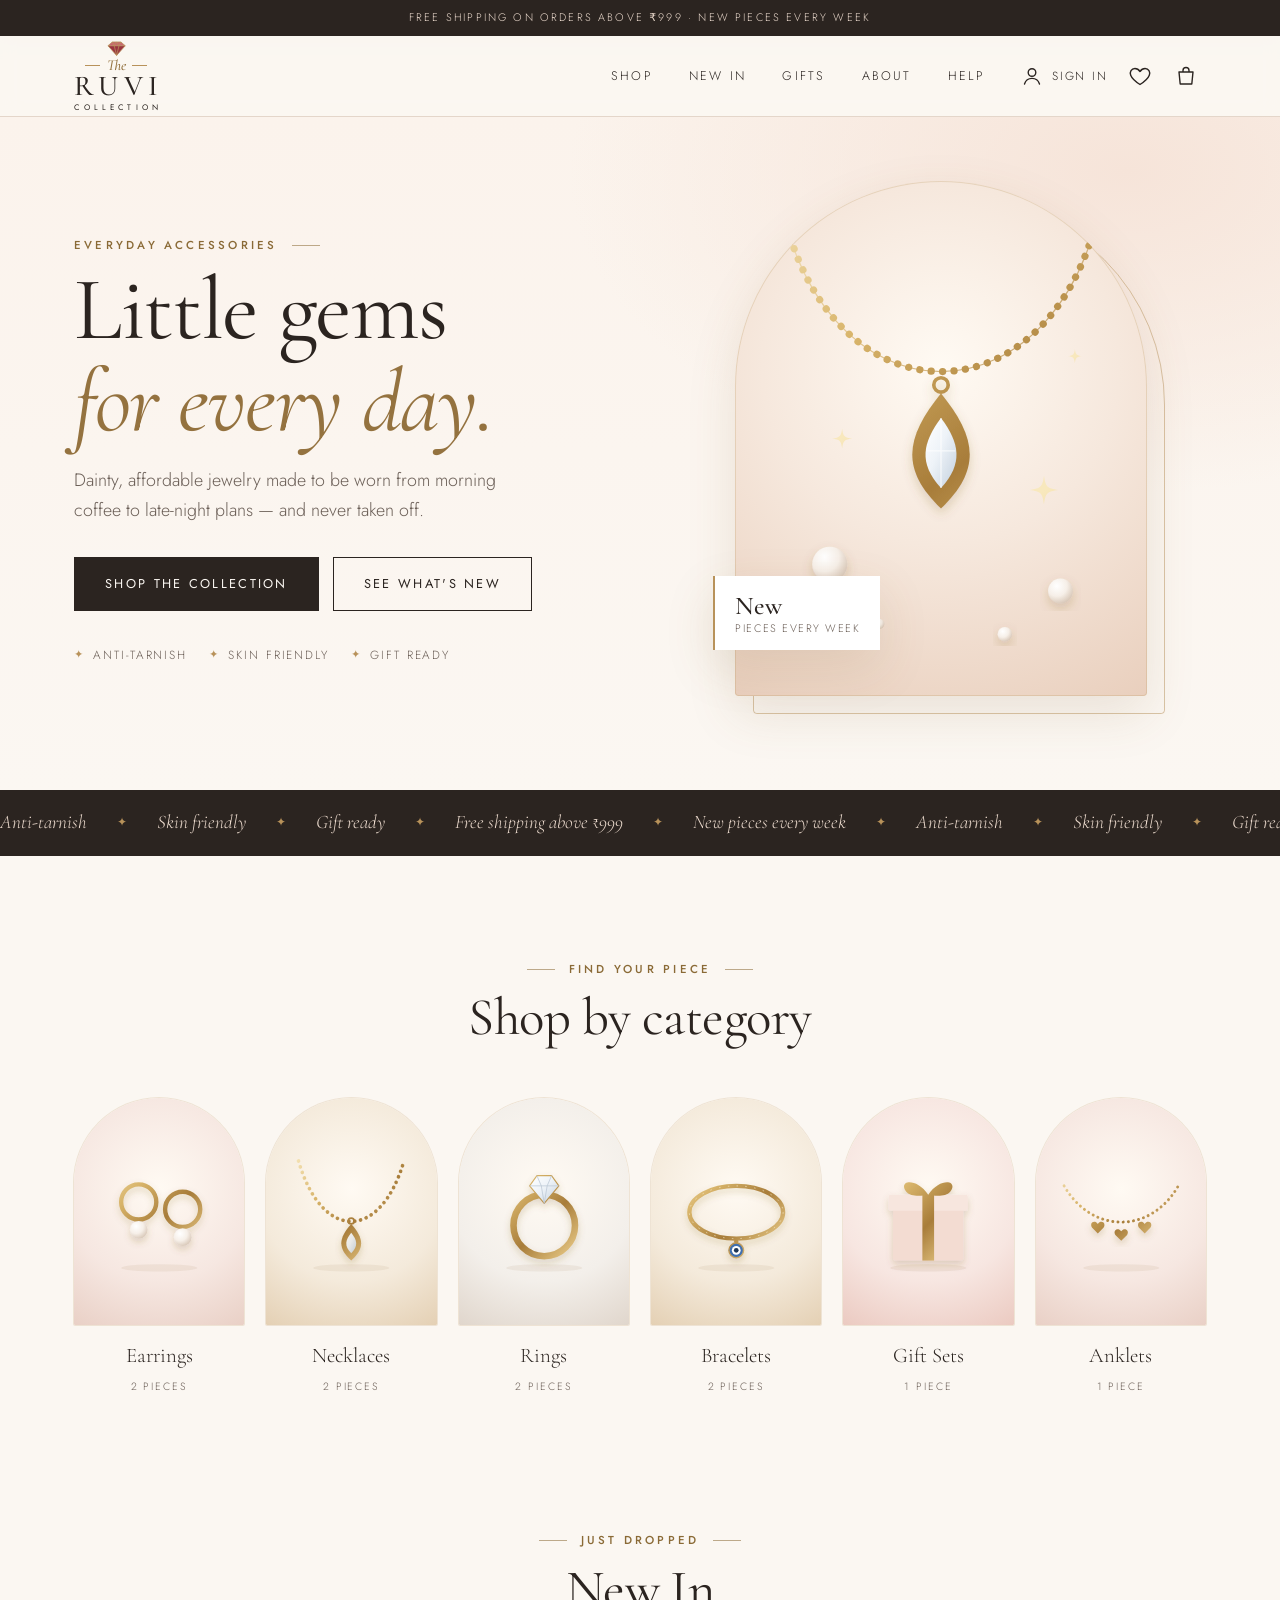
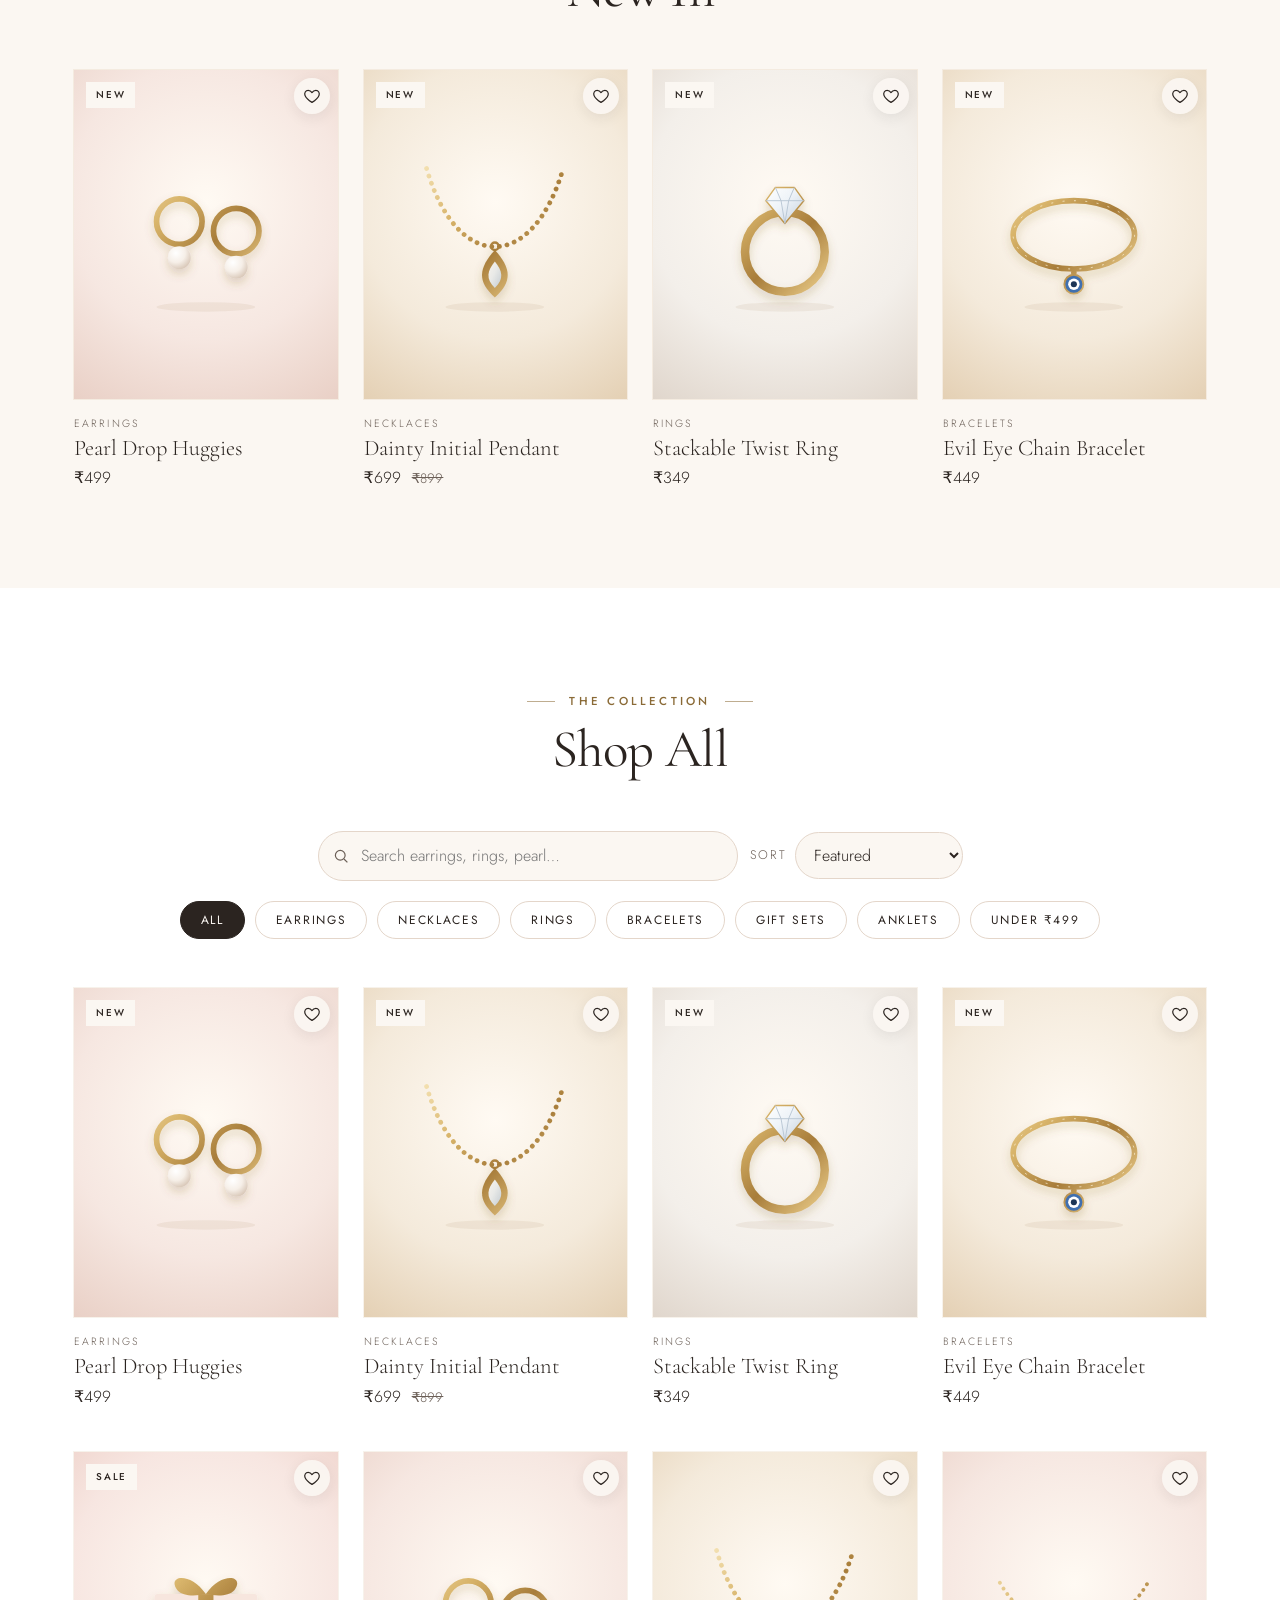
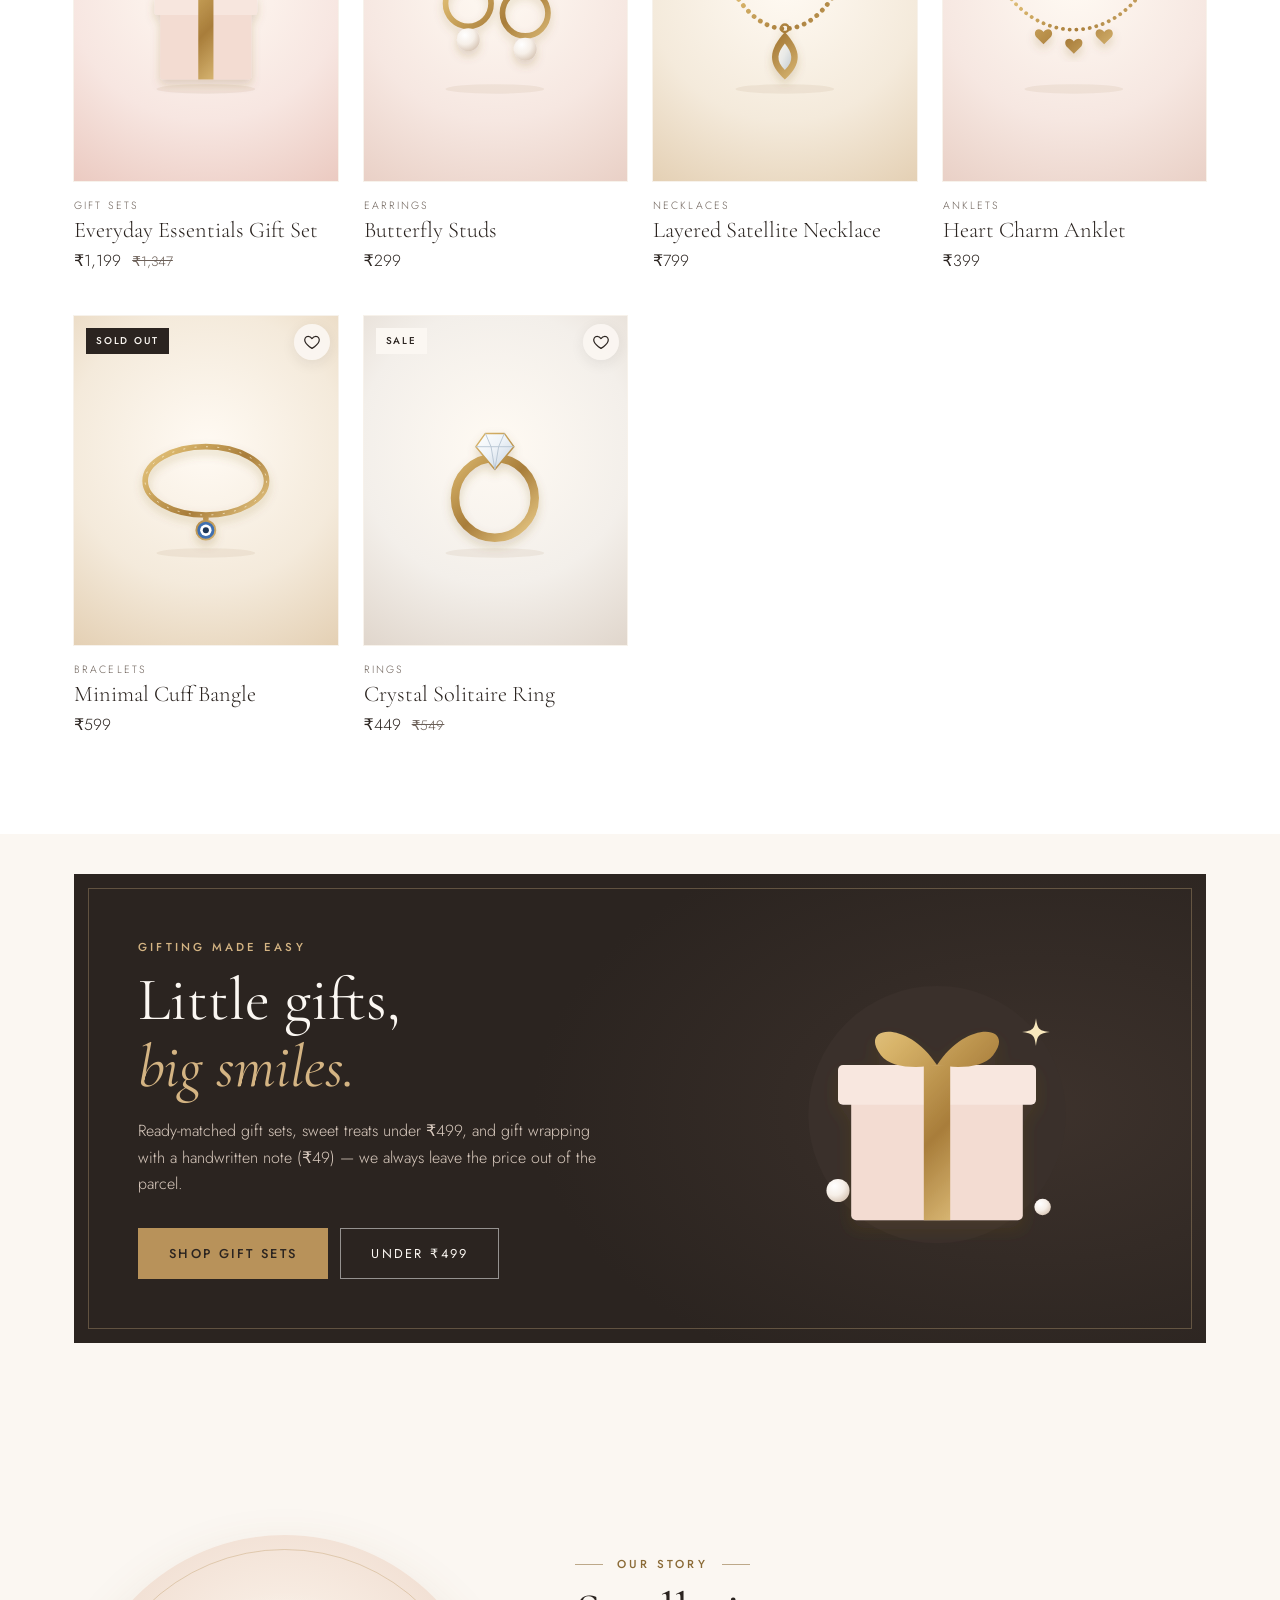
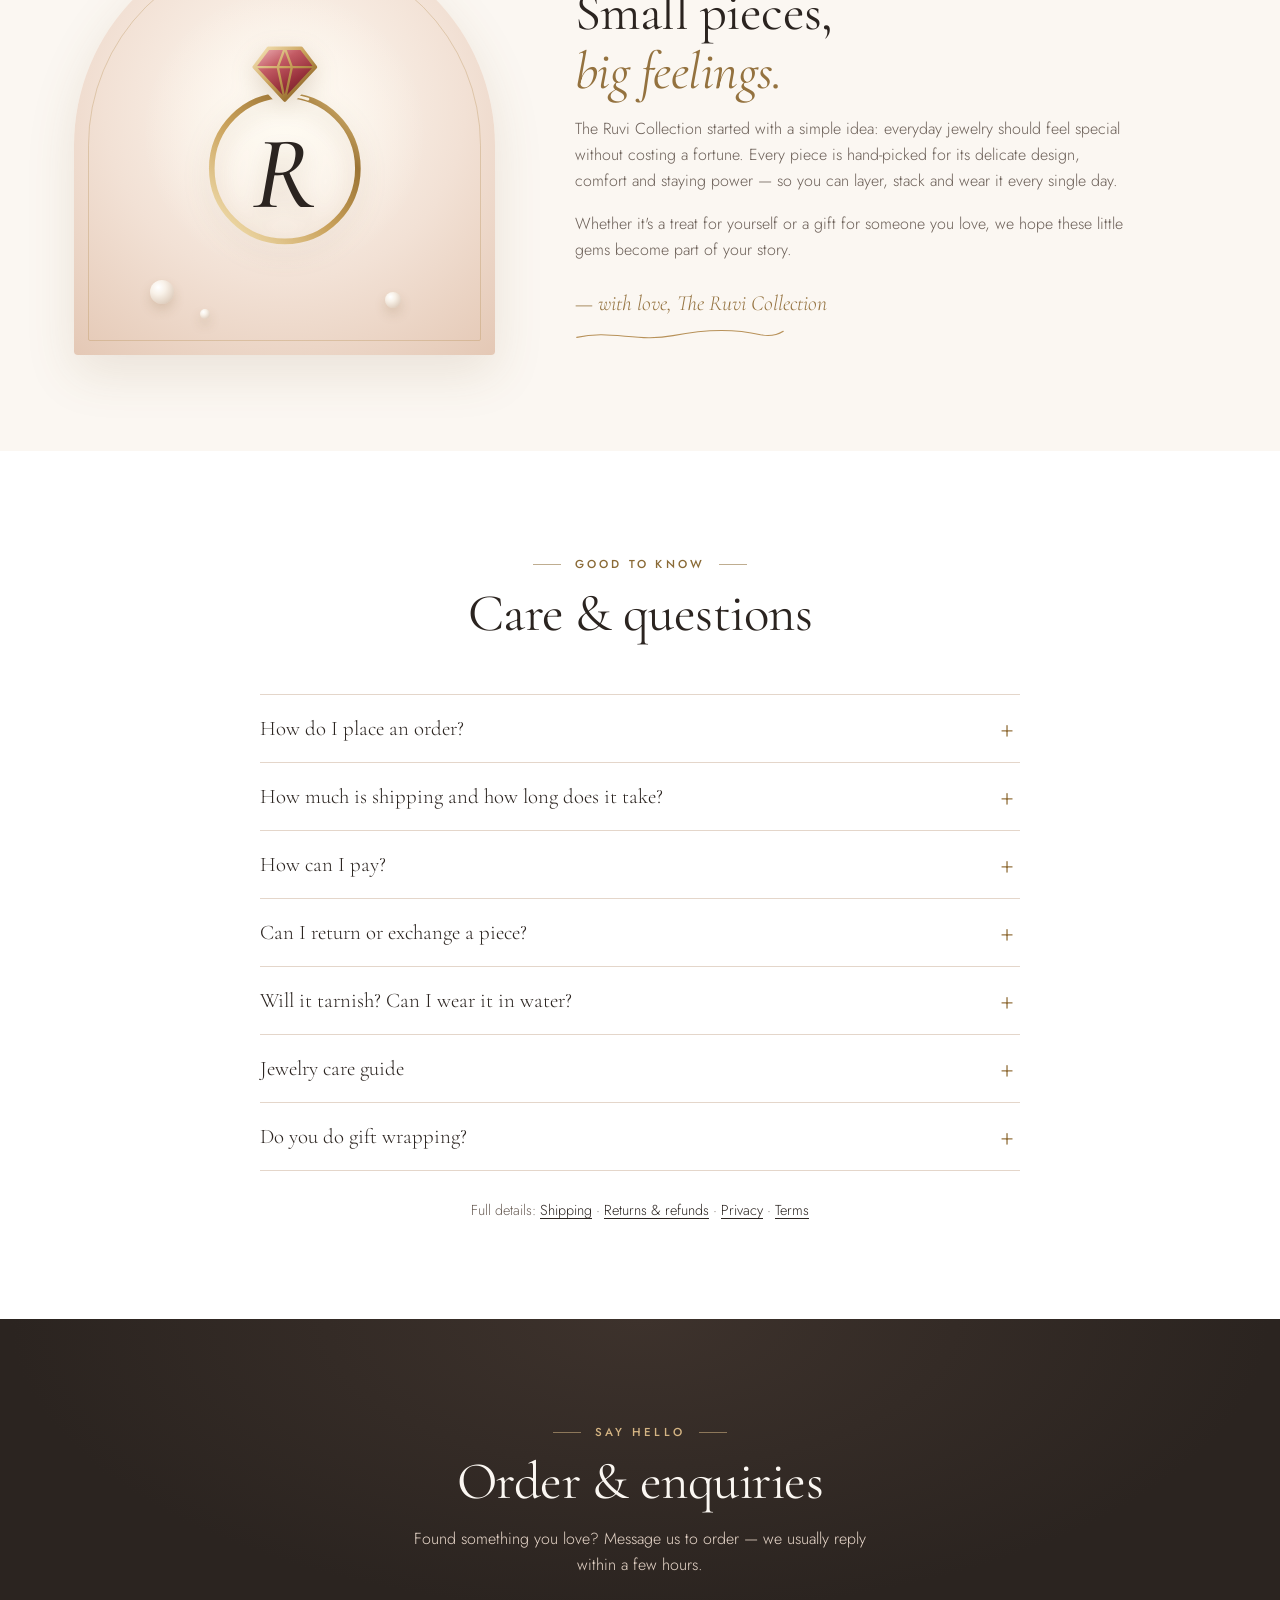
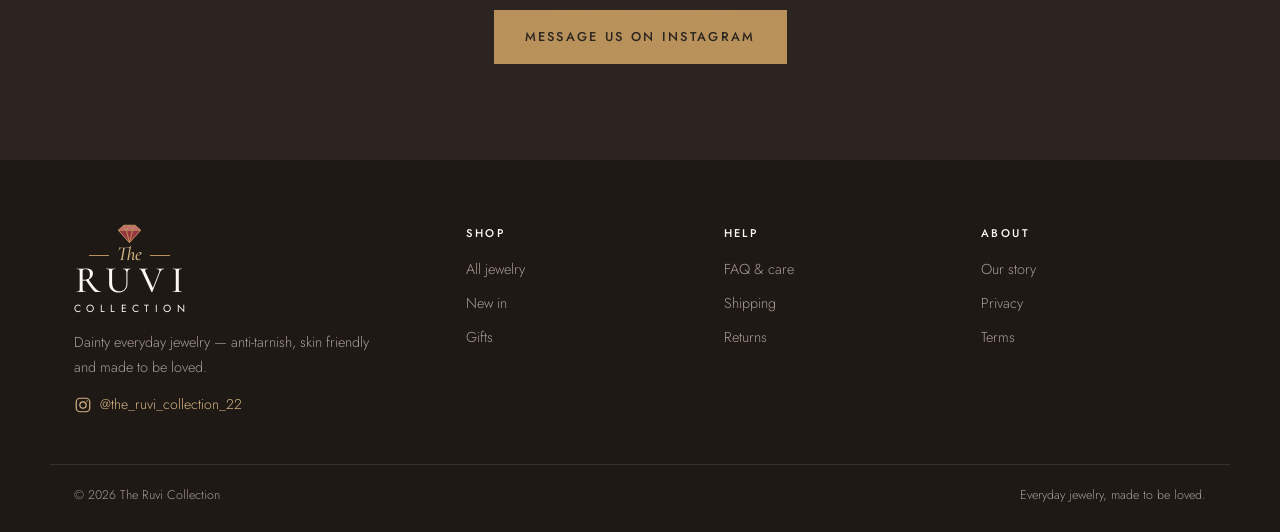
<file: index.html>
<!doctype html>
<html lang="en">
<head>
  <meta charset="utf-8" />
  <meta name="viewport" content="width=device-width, initial-scale=1" />
  <title>The Ruvi Collection — Everyday Jewelry</title>
  <meta name="description" content="The Ruvi Collection — dainty, affordable everyday jewelry: earrings, necklaces, rings, bracelets and anklets you'll never want to take off." />
  <meta name="theme-color" content="#fbf7f2" />
  <link rel="canonical" href="https://srujanchary02.github.io/the-little-luxe/" />

  <!-- Icons -->
  <link rel="icon" type="image/png" href="brand/favicon.png" />
  <link rel="apple-touch-icon" href="brand/apple-touch-icon.png" />

  <!-- Link preview (WhatsApp, Instagram, Facebook). Update the URLs if you move to your own domain. -->
  <meta property="og:type" content="website" />
  <meta property="og:title" content="The Ruvi Collection — Everyday Jewelry" />
  <meta property="og:description" content="Dainty, affordable everyday jewelry you'll never want to take off." />
  <meta property="og:url" content="https://srujanchary02.github.io/the-little-luxe/" />
  <meta property="og:image" content="https://srujanchary02.github.io/the-little-luxe/brand/og-image.png" />
  <meta property="og:image:width" content="1200" />
  <meta property="og:image:height" content="630" />
  <meta name="twitter:card" content="summary_large_image" />

  <!-- Tells Google what this site is -->
  <script type="application/ld+json">
  {
    "@context": "https://schema.org",
    "@type": "Store",
    "name": "The Ruvi Collection",
    "description": "Dainty, affordable everyday jewelry.",
    "url": "https://srujanchary02.github.io/the-little-luxe/",
    "logo": "https://srujanchary02.github.io/the-little-luxe/brand/logo-primary-on-light.png",
    "image": "https://srujanchary02.github.io/the-little-luxe/brand/og-image.png",
    "sameAs": ["https://www.instagram.com/the_ruvi_collection_22/"],
    "currenciesAccepted": "INR",
    "priceRange": "₹"
  }
  </script>

  <link rel="preconnect" href="https://fonts.googleapis.com" />
  <link rel="preconnect" href="https://fonts.gstatic.com" crossorigin />
  <link href="https://fonts.googleapis.com/css2?family=Cormorant+Garamond:ital,wght@0,400;0,500;0,600;1,400;1,500&family=Jost:wght@300;400;500&display=swap" rel="stylesheet" />
  <link rel="stylesheet" href="styles.css" />
</head>
<body>
  <!-- Shared gold / pearl / crystal finishes used by the jewelry artwork -->
  <svg class="defs" width="0" height="0" aria-hidden="true" focusable="false">
    <defs>
      <linearGradient id="tll-gold" gradientUnits="userSpaceOnUse" x1="20" y1="20" x2="180" y2="180">
        <stop offset="0" stop-color="#f8e8bd" /><stop offset=".3" stop-color="#d8b46a" /><stop offset=".55" stop-color="#a87d3a" />
        <stop offset=".8" stop-color="#e6c784" /><stop offset="1" stop-color="#b88f4c" />
      </linearGradient>
      <radialGradient id="tll-pearl" cx=".35" cy=".3" r=".75">
        <stop offset="0" stop-color="#ffffff" /><stop offset=".55" stop-color="#f6efe8" /><stop offset="1" stop-color="#d8c7b7" />
      </radialGradient>
      <linearGradient id="tll-crystal" x1="0" y1="0" x2="1" y2="1">
        <stop offset="0" stop-color="#ffffff" /><stop offset=".45" stop-color="#eef3f8" /><stop offset="1" stop-color="#c3d0de" />
      </linearGradient>
      <linearGradient id="tll-gold-wide" gradientUnits="userSpaceOnUse" x1="0" y1="0" x2="400" y2="500">
        <stop offset="0" stop-color="#f8e8bd" /><stop offset=".3" stop-color="#d8b46a" /><stop offset=".55" stop-color="#a87d3a" />
        <stop offset=".8" stop-color="#e6c784" /><stop offset="1" stop-color="#b88f4c" />
      </linearGradient>
      <filter id="tll-shadow" x="-30%" y="-30%" width="160%" height="160%">
        <feDropShadow dx="0" dy="5" stdDeviation="5" flood-color="#7a5a2c" flood-opacity=".22" />
      </filter>
    </defs>
  </svg>
  <a class="skip" href="#shop">Skip to products</a>

  <!-- ===== Announcement bar ===== -->
  <div class="announce">Free shipping on orders above <span data-store="freeShippingAbove" data-money>₹999</span> · New pieces every week</div>

  <!-- ===== Header ===== -->
  <header class="header">
    <div class="container header-inner">
      <a href="#top" class="logo" aria-label="The Ruvi Collection home">
        <svg class="logo-gem" viewBox="0 0 80 64" aria-hidden="true"><path class="gem-crown" d="M22 4 H58 L76 20 H4 Z"/><path class="gem-pavilion" d="M4 20 H76 L40 60 Z"/><path d="M22 4 H58 L76 20 L40 60 L4 20 Z M4 20 H76 M22 4 L30 20 L40 60 M58 4 L50 20 L40 60 M30 20 L40 4 L50 20"/></svg>
        <span class="logo-the"><span class="logo-rule"></span><span class="logo-small">The</span><span class="logo-rule"></span></span><span class="logo-big">RUVI</span><span class="logo-sub">Collection</span>
      </a>
      <nav class="nav" id="site-nav" aria-label="Main">
        <a href="#shop">Shop</a>
        <a href="#new">New In</a>
        <a href="#gifts">Gifts</a>
        <a href="#about">About</a>
        <a href="#help">Help</a>
        <a href="#account" class="nav-account" data-account hidden>Sign in</a>
      </nav>
      <div class="header-actions">
        <button type="button" class="icon-btn account-btn" id="account-btn" data-account aria-controls="account" hidden>
          <svg viewBox="0 0 24 24" aria-hidden="true"><circle cx="12" cy="8.5" r="3.8"/><path d="M4.5 20c1.2-3.8 4-5.6 7.5-5.6s6.3 1.8 7.5 5.6"/></svg>
          <span class="icon-label" id="account-label">Sign in</span>
        </button>
        <button type="button" class="icon-btn" id="wish-btn" aria-label="Open wishlist, 0 items" aria-controls="wish">
          <svg viewBox="0 0 24 24" aria-hidden="true"><path d="M12 20.5s-7.5-4.6-9.3-9.2C1.4 8 3.4 4.5 6.9 4.5c2.1 0 3.9 1.2 5.1 3 1.2-1.8 3-3 5.1-3 3.5 0 5.5 3.5 4.2 6.8-1.8 4.6-9.3 9.2-9.3 9.2z"/></svg>
          <span class="bag-count" id="wish-count" hidden>0</span>
        </button>
        <button type="button" class="icon-btn bag-btn" id="bag-btn" aria-label="Open bag, 0 items" aria-controls="bag">
          <svg viewBox="0 0 24 24" aria-hidden="true"><path d="M5 8h14l-1.2 12H6.2z M9 8V6.5a3 3 0 0 1 6 0V8"/></svg>
          <span class="bag-count" id="bag-count" hidden>0</span>
        </button>
        <button type="button" class="menu-btn" aria-label="Open menu" aria-expanded="false" aria-controls="site-nav">
          <span></span><span></span>
        </button>
      </div>
    </div>
  </header>

  <main id="top">
    <!-- ===== Hero ===== -->
    <section class="hero">
      <div class="container hero-inner">
        <div class="hero-text">
          <p class="eyebrow eyebrow-line">Everyday accessories</p>
          <h1>Little gems<br /><em>for every day.</em></h1>
          <p class="lead">Dainty, affordable jewelry made to be worn from morning coffee to late-night plans — and never taken off.</p>
          <div class="hero-actions">
            <a href="#shop" class="btn btn-dark">Shop the collection</a>
            <a href="#new" class="btn btn-line">See what's new</a>
          </div>
          <ul class="hero-points">
            <li>Anti-tarnish</li><li>Skin friendly</li><li>Gift ready</li>
          </ul>
        </div>
        <div class="hero-visual" aria-hidden="true">
          <div class="hero-arch-outline"></div>
          <div class="hero-arch">
            <svg class="hero-svg" viewBox="0 0 400 500">
              <!-- delicate bead chain -->
              <path d="M40 -10 C 70 250, 330 250, 360 -10" fill="none" stroke="url(#tll-gold-wide)" stroke-width="7" stroke-linecap="round" stroke-dasharray="0.1 11" />
              <path d="M40 -10 C 70 250, 330 250, 360 -10" fill="none" stroke="url(#tll-gold-wide)" stroke-width="1.2" opacity=".7" />
              <!-- pendant -->
              <g filter="url(#tll-shadow)">
                <circle cx="200" cy="198" r="7" fill="none" stroke="url(#tll-gold-wide)" stroke-width="3.5" />
                <path d="M200 206 C 232 246, 242 278, 200 318 C 158 278, 168 246, 200 206 Z" fill="url(#tll-gold-wide)" />
                <path d="M200 230 C 218 254, 222 274, 200 298 C 178 274, 182 254, 200 230 Z" fill="url(#tll-crystal)" />
                <path d="M200 230 L 200 298 M186 262 H214" stroke="#ffffff" stroke-width="1.2" opacity=".7" />
              </g>
              <!-- floating pearls -->
              <circle cx="92" cy="372" r="17" fill="url(#tll-pearl)" filter="url(#tll-shadow)" />
              <circle cx="316" cy="398" r="12" fill="url(#tll-pearl)" filter="url(#tll-shadow)" />
              <circle cx="262" cy="440" r="7" fill="url(#tll-pearl)" filter="url(#tll-shadow)" />
              <circle cx="140" cy="430" r="5" fill="url(#tll-pearl)" />
              <!-- sparkles -->
              <g fill="url(#tll-gold-wide)">
                <path transform="translate(300 300)" d="M0 -14 C 1.5 -3, 3 -1.5, 14 0 C 3 1.5, 1.5 3, 0 14 C -1.5 3, -3 1.5, -14 0 C -3 -1.5, -1.5 -3, 0 -14 Z" />
                <path transform="translate(104 250) scale(.7)" d="M0 -14 C 1.5 -3, 3 -1.5, 14 0 C 3 1.5, 1.5 3, 0 14 C -1.5 3, -3 1.5, -14 0 C -3 -1.5, -1.5 -3, 0 -14 Z" />
                <path transform="translate(330 170) scale(.5)" d="M0 -14 C 1.5 -3, 3 -1.5, 14 0 C 3 1.5, 1.5 3, 0 14 C -1.5 3, -3 1.5, -14 0 C -3 -1.5, -1.5 -3, 0 -14 Z" />
              </g>
            </svg>
          </div>
          <div class="hero-badge"><strong>New</strong><span>pieces every week</span></div>
        </div>
      </div>
    </section>

    <!-- ===== Gold ribbon ===== -->
    <div class="marquee" aria-label="Anti-tarnish, skin friendly, gift ready, free shipping on bigger orders, new pieces every week">
      <div class="marquee-track" aria-hidden="true">
        <span>Anti-tarnish</span><i>✦</i><span>Skin friendly</span><i>✦</i><span>Gift ready</span><i>✦</i>
        <span>Free shipping above <span data-store="freeShippingAbove" data-money>₹999</span></span><i>✦</i><span>New pieces every week</span><i>✦</i>
        <span>Anti-tarnish</span><i>✦</i><span>Skin friendly</span><i>✦</i><span>Gift ready</span><i>✦</i>
        <span>Free shipping above <span data-store="freeShippingAbove" data-money>₹999</span></span><i>✦</i><span>New pieces every week</span><i>✦</i>
      </div>
    </div>

    <!-- ===== Shop by category ===== -->
    <section id="categories" class="section cats-section">
      <div class="container">
        <div class="section-head">
          <p class="eyebrow eyebrow-line">Find your piece</p>
          <h2>Shop by category</h2>
        </div>
        <div class="cat-tiles" id="cat-tiles"></div>
      </div>
    </section>

    <!-- ===== New In ===== -->
    <section id="new" class="section">
      <div class="container">
        <div class="section-head">
          <p class="eyebrow eyebrow-line">Just dropped</p>
          <h2>New In</h2>
        </div>
        <div class="grid" id="new-grid"></div>
      </div>
    </section>

    <!-- ===== Shop ===== -->
    <section id="shop" class="section section-alt">
      <div class="container">
        <div class="section-head">
          <p class="eyebrow eyebrow-line">The collection</p>
          <h2>Shop All</h2>
        </div>
        <div class="toolbar">
          <label class="search">
            <span class="sr-only">Search jewelry</span>
            <svg viewBox="0 0 24 24" aria-hidden="true"><circle cx="11" cy="11" r="6.5"/><path d="M16 16l4.5 4.5"/></svg>
            <input type="search" id="search" placeholder="Search earrings, rings, pearl…" autocomplete="off" />
          </label>
          <label class="sort">
            <span>Sort</span>
            <select id="sort">
              <option value="featured">Featured</option>
              <option value="new">Newest</option>
              <option value="price-asc">Price: low to high</option>
              <option value="price-desc">Price: high to low</option>
            </select>
          </label>
        </div>
        <div class="filters" id="filters" role="group" aria-label="Filter by category"></div>
        <p class="result-count" id="result-count" aria-live="polite"></p>
        <div class="grid" id="shop-grid"></div>
        <p class="empty" id="empty" hidden>No pieces match that — try another search or category.</p>
      </div>
    </section>

    <!-- ===== Gifting ===== -->
    <section id="gifts" class="section gifts-section">
      <div class="container">
        <div class="gift-banner">
          <div class="gift-copy">
            <p class="eyebrow">Gifting made easy</p>
            <h2>Little gifts,<br /><em>big smiles.</em></h2>
            <p>Ready-matched gift sets, sweet treats under <span data-store="budgetPrice" data-money>₹499</span>, and gift wrapping with a handwritten note (<span data-store="giftWrapPrice" data-money data-free="free">₹49</span>) — we always leave the price out of the parcel.</p>
            <div class="gift-ctas">
              <button type="button" class="btn btn-gold" data-filter="Gift Sets">Shop gift sets</button>
              <button type="button" class="btn btn-line-light" data-filter="budget">Under <span data-store="budgetPrice" data-money>₹499</span></button>
            </div>
          </div>
          <div class="gift-art" aria-hidden="true">
            <svg viewBox="0 0 200 200">
              <circle cx="100" cy="104" r="78" fill="#3a302b" />
              <g filter="url(#tll-shadow)">
                <rect x="48" y="92" width="104" height="76" rx="3" fill="#f3dcd2" />
                <rect x="40" y="74" width="120" height="24" rx="3" fill="#f8e7df" />
                <rect x="92" y="74" width="16" height="94" fill="url(#tll-gold)" />
                <path d="M100 74 C 82 46, 52 50, 66 68 C 72 76, 88 76, 100 74 Z M100 74 C 118 46, 148 50, 134 68 C 128 76, 112 76, 100 74 Z" fill="url(#tll-gold)" />
              </g>
              <circle cx="40" cy="150" r="7" fill="url(#tll-pearl)" /><circle cx="164" cy="160" r="5" fill="url(#tll-pearl)" />
              <path fill="url(#tll-gold)" transform="translate(160 54) scale(.6)" d="M0 -14 C 1.5 -3, 3 -1.5, 14 0 C 3 1.5, 1.5 3, 0 14 C -1.5 3, -3 1.5, -14 0 C -3 -1.5, -1.5 -3, 0 -14 Z" />
            </svg>
          </div>
        </div>
      </div>
    </section>

    <!-- ===== Reviews (hidden until you add reviews in products.js) ===== -->
    <section id="reviews" class="section section-alt" hidden>
      <div class="container">
        <div class="section-head">
          <p class="eyebrow eyebrow-line">Loved by you</p>
          <h2>Kind words</h2>
        </div>
        <div class="reviews" id="reviews-list"></div>
      </div>
    </section>

    <!-- ===== About ===== -->
    <section id="about" class="section">
      <div class="container about">
        <div class="about-art" aria-hidden="true">
          <!-- twinkling sparkles and pearls (positions in %, delays so they never all move together) -->
          <i class="spark" style="--x:16%;--y:24%;--s:14px;--d:0s"></i>
          <i class="spark" style="--x:80%;--y:18%;--s:11px;--d:1.4s"></i>
          <i class="spark" style="--x:82%;--y:58%;--s:13px;--d:2.6s"></i>
          <i class="spark" style="--x:12%;--y:60%;--s:9px;--d:.7s"></i>
          <i class="pearl" style="--x:18%;--y:82%;--s:24px;--d:0s"></i>
          <i class="pearl" style="--x:30%;--y:89%;--s:10px;--d:1.1s"></i>
          <i class="pearl" style="--x:74%;--y:85%;--s:16px;--d:2s"></i>
          <svg class="monogram" viewBox="0 0 100 100">
            <defs><mask id="about-mask"><rect width="100" height="100" fill="white"/>
              <path d="M43 9 H57 L63 17 L50 31 L37 17 Z" fill="black" stroke="black" stroke-width="7" stroke-linejoin="round"/></mask>
              <clipPath id="about-gem-clip"><path d="M43 9 H57 L63 17 L50 31 L37 17 Z"/></clipPath>
              <linearGradient id="about-ruby" x1="0" y1="0" x2=".7" y2="1"><stop offset="0" stop-color="#f1b9bd"/><stop offset=".38" stop-color="#c25a63"/><stop offset=".72" stop-color="#97303b"/><stop offset="1" stop-color="#6e1f29"/></linearGradient>
              <linearGradient id="about-gold" x1="0" y1="0" x2="1" y2="1"><stop offset="0" stop-color="#f8e8bd"/><stop offset=".45" stop-color="#c9a15a"/><stop offset=".75" stop-color="#9c7434"/><stop offset="1" stop-color="#e6c784"/></linearGradient></defs>
            <!-- the ring draws itself in from the top, then a soft light keeps travelling round it -->
            <g mask="url(#about-mask)">
              <circle class="ring-base" cx="50" cy="60" r="31" transform="rotate(-90 50 60)" fill="none" stroke="url(#about-gold)" stroke-width="2.4"/>
              <circle class="ring-shine" cx="50" cy="60" r="31" transform="rotate(-90 50 60)" fill="none" stroke="#fffaf0" stroke-width="1.2" stroke-linecap="round"/>
            </g>
            <!-- the ruby settles onto the ring; every few seconds a glint crosses it and it sparkles -->
            <g class="mono-gem">
              <path d="M43 9 H57 L63 17 L50 31 L37 17 Z" fill="url(#about-ruby)" stroke="url(#about-gold)" stroke-width="1.5" stroke-linejoin="round"/>
              <g clip-path="url(#about-gem-clip)"><path class="gem-glint" d="M40 4 h5 l-8 30 h-5 z" fill="#fff"/></g>
              <path d="M37 17 H63 M47 17 L50 9 L53 17 M47 17 L50 31 M53 17 L50 31" fill="none" stroke="url(#about-gold)" stroke-width="1" stroke-linejoin="round"/>
              <g transform="translate(62 9.5)"><path class="gem-twinkle" d="M0 -4.5 C .5 -1, 1 -.5, 4.5 0 C 1 .5, .5 1, 0 4.5 C -.5 1, -1 .5, -4.5 0 C -1 -.5, -.5 -1, 0 -4.5 Z" fill="#fff"/></g>
            </g>
            <text class="mono-r" x="49.5" y="76.5" text-anchor="middle">R</text>
          </svg>
        </div>
        <div class="about-copy">
          <p class="eyebrow eyebrow-line">Our story</p>
          <h2>Small pieces,<br /><em>big feelings.</em></h2>
          <p>The Ruvi Collection started with a simple idea: everyday jewelry should feel special without costing a fortune. Every piece is hand-picked for its delicate design, comfort and staying power — so you can layer, stack and wear it every single day.</p>
          <p>Whether it's a treat for yourself or a gift for someone you love, we hope these little gems become part of your story.</p>
          <p class="signature">— with love, The Ruvi Collection</p>
          <svg class="flourish" viewBox="0 0 240 20" aria-hidden="true"><path d="M2 13 C 40 4, 72 19, 112 11 S 182 3, 212 10 C 222 12, 230 11, 238 6"/></svg>
        </div>
      </div>
    </section>

    <!-- ===== Help: care guide & FAQ ===== -->
    <section id="help" class="section section-alt">
      <div class="container help">
        <div class="section-head">
          <p class="eyebrow eyebrow-line">Good to know</p>
          <h2>Care &amp; questions</h2>
        </div>
        <div class="faq">
          <details>
            <summary>How do I place an order?</summary>
            <p>Tap a piece, add it to your bag, then tap <strong>Send order</strong>. Your order opens as a ready-made message — just hit send and we'll confirm availability, payment and delivery with you.</p>
          </details>
          <details>
            <summary>How much is shipping and how long does it take?</summary>
            <p>Shipping is free on orders of <span data-store="freeShippingAbove" data-money>₹999</span> and above; smaller orders are <span data-store="shippingFee" data-money>₹79</span>. We dispatch in <span data-store="dispatchDays">2–4</span> working days, and delivery takes <span data-store="deliveryDays">4–8</span> working days after that. You'll get a tracking link once it ships.</p>
          </details>
          <details>
            <summary>How can I pay?</summary>
            <p>UPI (GPay, PhonePe, Paytm and others) or bank transfer. <span data-cod>Cash on delivery is available on request.</span></p>
          </details>
          <details>
            <summary>Can I return or exchange a piece?</summary>
            <p>For hygiene reasons we can't take back earrings or worn pieces. If something arrives damaged or isn't what you ordered, message us within <span data-store="returnDays">7</span> days of delivery with an unboxing photo or video and we'll replace or refund it. <a href="policies.html#returns">Full returns policy</a>.</p>
          </details>
          <details>
            <summary>Will it tarnish? Can I wear it in water?</summary>
            <p>Our pieces have an anti-tarnish finish made for daily wear, but no plated jewelry lasts forever if it's soaked often. Take it off for swimming, the gym and long showers, and it will keep its shine much longer.</p>
          </details>
          <details>
            <summary>Jewelry care guide</summary>
            <ul class="care">
              <li><strong>Last on, first off.</strong> Put jewelry on after perfume, lotion and hairspray.</li>
              <li><strong>Keep it dry.</strong> Remove before swimming, bathing or workouts.</li>
              <li><strong>Wipe it gently</strong> with a soft dry cloth after wearing.</li>
              <li><strong>Store it separately</strong> in the pouch or a zip bag, away from humidity.</li>
              <li><strong>Avoid chemicals</strong> like sanitiser and cleaning sprays on your pieces.</li>
            </ul>
          </details>
          <details>
            <summary>Do you do gift wrapping?</summary>
            <p>Yes! Tick <em>Gift wrap</em> in your bag (<span data-store="giftWrapPrice" data-money data-free="free">₹49</span>) and add a note. We'll leave the price out of the parcel.</p>
          </details>
        </div>
        <p class="help-more">Full details: <a href="policies.html#shipping">Shipping</a> · <a href="policies.html#returns">Returns &amp; refunds</a> · <a href="policies.html#privacy">Privacy</a> · <a href="policies.html#terms">Terms</a></p>
      </div>
    </section>

    <!-- ===== Contact ===== -->
    <section id="contact" class="section section-dark">
      <div class="container contact">
        <p class="eyebrow eyebrow-line">Say hello</p>
        <h2>Order &amp; enquiries</h2>
        <p id="contact-text">Found something you love? Message us to order — we usually reply within a few hours.</p>
        <div class="contact-actions">
          <a class="btn btn-gold" id="wa-link" target="_blank" rel="noopener">Message on WhatsApp</a>
          <a class="btn btn-line-light" id="ig-link" target="_blank" rel="noopener">Follow on Instagram</a>
        </div>
      </div>
    </section>
  </main>

  <footer class="footer">
    <div class="container footer-grid">
      <div class="footer-brand">
        <a href="#top" class="logo logo-light" aria-label="The Ruvi Collection home">
          <svg class="logo-gem" viewBox="0 0 80 64" aria-hidden="true"><path class="gem-crown" d="M22 4 H58 L76 20 H4 Z"/><path class="gem-pavilion" d="M4 20 H76 L40 60 Z"/><path d="M22 4 H58 L76 20 L40 60 L4 20 Z M4 20 H76 M22 4 L30 20 L40 60 M58 4 L50 20 L40 60 M30 20 L40 4 L50 20"/></svg>
          <span class="logo-the"><span class="logo-rule"></span><span class="logo-small">The</span><span class="logo-rule"></span></span><span class="logo-big">RUVI</span><span class="logo-sub">Collection</span>
        </a>
        <p>Dainty everyday jewelry — anti-tarnish, skin friendly and made to be loved.</p>
        <a class="footer-ig" id="footer-ig" target="_blank" rel="noopener" hidden>
          <svg viewBox="0 0 24 24" aria-hidden="true"><rect x="3" y="3" width="18" height="18" rx="5"/><circle cx="12" cy="12" r="4.2"/><circle cx="17.4" cy="6.6" r=".9" fill="currentColor" stroke="none"/></svg>
          <span id="footer-ig-handle"></span>
        </a>
      </div>
      <nav class="footer-col" aria-label="Shop">
        <h4>Shop</h4>
        <a href="#shop">All jewelry</a>
        <a href="#new">New in</a>
        <a href="#gifts">Gifts</a>
      </nav>
      <nav class="footer-col" aria-label="Help">
        <h4>Help</h4>
        <a href="#help">FAQ &amp; care</a>
        <a href="policies.html#shipping">Shipping</a>
        <a href="policies.html#returns">Returns</a>
      </nav>
      <nav class="footer-col" aria-label="About">
        <h4>About</h4>
        <a href="#about">Our story</a>
        <a href="policies.html#privacy">Privacy</a>
        <a href="policies.html#terms">Terms</a>
      </nav>
    </div>
    <div class="container footer-bottom">
      <span>© <span id="year"></span> The Ruvi Collection</span>
      <span>Everyday jewelry, made to be loved.</span>
    </div>
  </footer>

  <!-- ===== Product pop-up ===== -->
  <div class="modal" id="modal" hidden>
    <div class="modal-backdrop" data-close></div>
    <div class="modal-card" role="dialog" aria-modal="true" aria-labelledby="m-name">
      <button type="button" class="modal-close" data-close aria-label="Close">×</button>
      <div class="modal-img">
        <div class="gallery" id="m-gallery" aria-label="Product photos"></div>
        <button type="button" class="gal-arrow prev" id="m-prev" aria-label="Previous photo" hidden>‹</button>
        <button type="button" class="gal-arrow next" id="m-next" aria-label="Next photo" hidden>›</button>
        <div class="gal-dots" id="m-dots"></div>
      </div>
      <div class="modal-body">
        <p class="eyebrow" id="m-cat"></p>
        <h3 id="m-name"></h3>
        <p class="price" id="m-price"></p>
        <p id="m-desc"></p>
        <p class="stock" id="m-stock"></p>
        <div class="modal-actions">
          <button type="button" class="btn btn-dark" id="m-add">Add to bag</button>
          <a class="btn btn-line" id="m-order" target="_blank" rel="noopener">Order on WhatsApp</a>
          <button type="button" class="wish-toggle" id="m-wish" aria-pressed="false">
            <svg viewBox="0 0 24 24" aria-hidden="true"><path d="M12 20.5s-7.5-4.6-9.3-9.2C1.4 8 3.4 4.5 6.9 4.5c2.1 0 3.9 1.2 5.1 3 1.2-1.8 3-3 5.1-3 3.5 0 5.5 3.5 4.2 6.8-1.8 4.6-9.3 9.2-9.3 9.2z"/></svg>
            <span>Save to wishlist</span>
          </button>
        </div>
      </div>
    </div>
  </div>

  <!-- ===== Shopping bag ===== -->
  <div class="drawer" id="bag" hidden>
    <div class="drawer-backdrop" data-close-bag></div>
    <aside class="drawer-panel" role="dialog" aria-modal="true" aria-labelledby="bag-title">
      <div class="drawer-head">
        <h3 id="bag-title">Your bag</h3>
        <button type="button" class="modal-close static" data-close-bag aria-label="Close bag">×</button>
      </div>
      <div class="drawer-body">
        <p class="ship-note" id="ship-note"></p>
        <ul class="bag-items" id="bag-items"></ul>
        <div class="bag-empty" id="bag-empty">
          <p>Your bag is empty.</p>
          <button type="button" class="btn btn-line" data-close-bag data-goto="#shop">Start shopping</button>
        </div>
        <div class="bag-extras" id="bag-extras">
          <label class="check"><input type="checkbox" id="gift-wrap" /> <span>Gift wrap it <span class="muted">(<span data-store="giftWrapPrice" data-money data-free="free">₹49</span>)</span></span></label>
          <label class="field" id="gift-note-wrap" hidden><span>Gift note</span><textarea id="gift-note" rows="2" maxlength="200" placeholder="Happy birthday! Love, …"></textarea></label>
          <label class="field"><span>Your name</span><input type="text" id="cust-name" autocomplete="name" maxlength="60" placeholder="So we know who's ordering" /></label>
          <label class="field"><span>Delivery address <span class="optional">(optional)</span></span><textarea id="cust-address" rows="3" maxlength="300" autocomplete="street-address" placeholder="House no, street, area, city, PIN code"></textarea></label>
          <p class="muted small">We remember these on this device for next time.</p>
        </div>
      </div>
      <div class="drawer-foot" id="bag-foot">
        <dl class="totals">
          <div><dt>Subtotal</dt><dd id="t-sub"></dd></div>
          <div><dt>Shipping</dt><dd id="t-ship"></dd></div>
          <div id="t-gift-row" hidden><dt>Gift wrap</dt><dd id="t-gift"></dd></div>
          <div class="grand"><dt>Total</dt><dd id="t-total"></dd></div>
        </dl>
        <a class="btn btn-dark btn-block" id="checkout" target="_blank" rel="noopener">Send order on WhatsApp</a>
        <div class="upi" id="upi" hidden>
          <a class="btn btn-line btn-block" id="upi-link">Pay by UPI</a>
          <details class="upi-qr">
            <summary>On a computer? Scan the QR code</summary>
            <div id="upi-qr-box"></div>
          </details>
          <p class="muted small">After paying, send the screenshot with your order so we can confirm it quickly.</p>
        </div>
      </div>
    </aside>
  </div>

  <!-- ===== Wishlist ===== -->
  <div class="drawer" id="wish" hidden>
    <div class="drawer-backdrop" data-close-bag></div>
    <aside class="drawer-panel" role="dialog" aria-modal="true" aria-labelledby="wish-title">
      <div class="drawer-head">
        <h3 id="wish-title">Your wishlist</h3>
        <button type="button" class="modal-close static" data-close-bag aria-label="Close wishlist">×</button>
      </div>
      <div class="drawer-body">
        <ul class="bag-items" id="wish-items"></ul>
        <div class="bag-empty" id="wish-empty">
          <p>No favourites yet — tap the ♡ on any piece to save it here.</p>
          <button type="button" class="btn btn-line" data-close-bag data-goto="#shop">Browse the collection</button>
        </div>
        <p class="muted small wish-note" id="wish-note">Saved on this device.</p>
      </div>
    </aside>
  </div>

  <!-- ===== Account (only shown when sign-in is set up) ===== -->
  <div class="drawer" id="account" hidden>
    <div class="drawer-backdrop" data-close-bag></div>
    <aside class="drawer-panel" role="dialog" aria-modal="true" aria-labelledby="account-title">
      <div class="drawer-head">
        <h3 id="account-title">Your account</h3>
        <button type="button" class="modal-close static" data-close-bag aria-label="Close account">×</button>
      </div>
      <div class="drawer-body" id="account-body"></div>
    </aside>
  </div>

  <div class="toast" id="toast" role="status" aria-live="polite" hidden></div>

  <script src="products.js"></script>
  <script src="auth.js"></script>
  <script src="app.js"></script>
  <script src="account.js"></script>
</body>
</html>
</file>
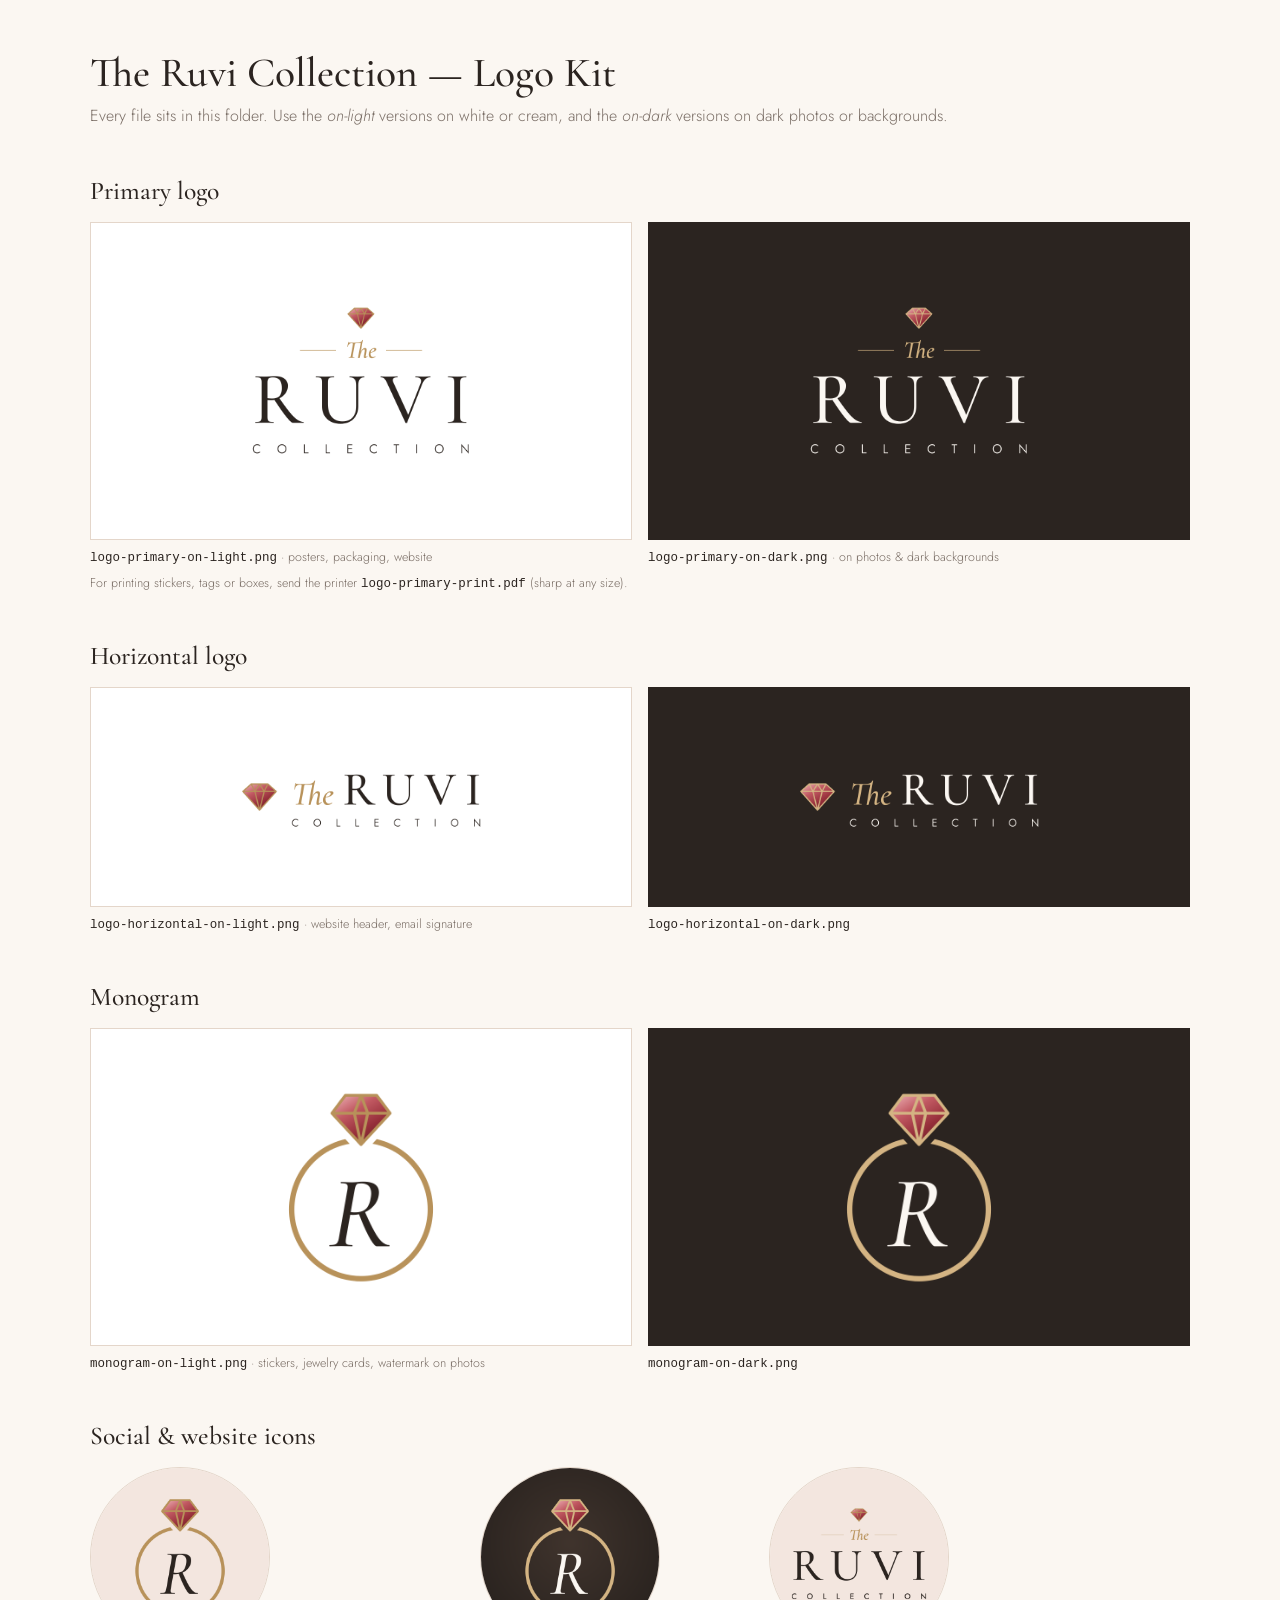
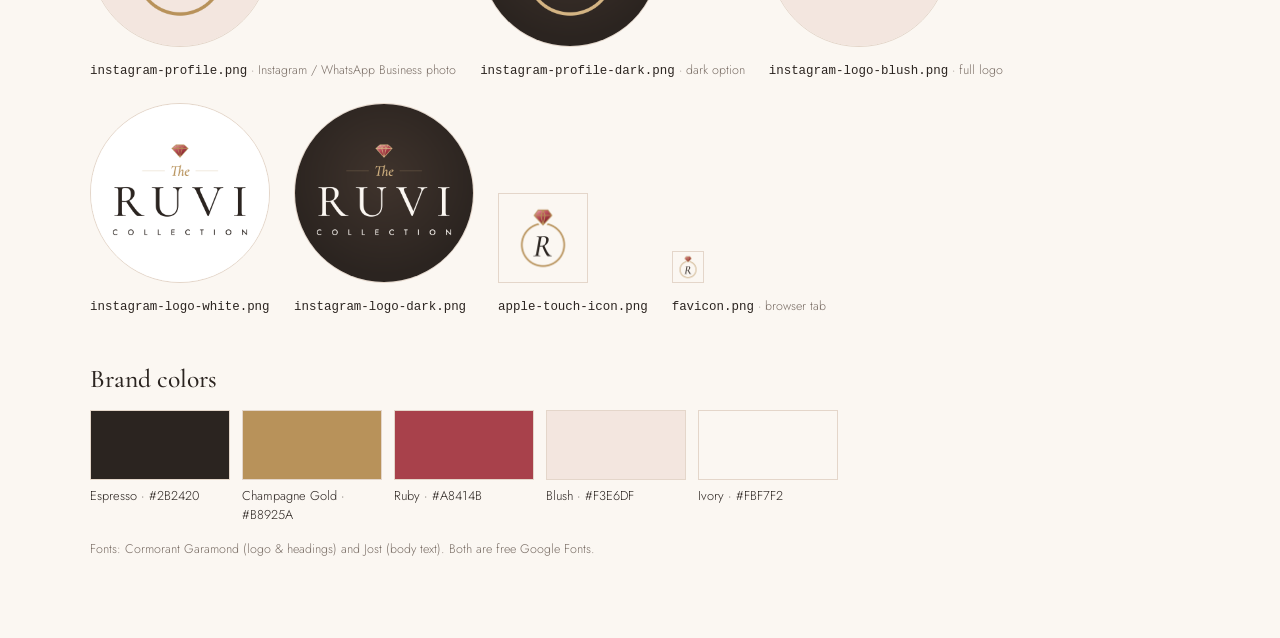
<file: brand/index.html>
<!doctype html>
<html lang="en">
<head>
<meta charset="utf-8" />
<meta name="viewport" content="width=device-width, initial-scale=1" />
<title>The Ruvi Collection — Logo Kit</title>
<link href="https://fonts.googleapis.com/css2?family=Cormorant+Garamond:ital,wght@0,500;1,400&family=Jost:wght@300;400&display=swap" rel="stylesheet" />
<style>
  :root { --ink:#2b2420; --gold:#b8925a; --ivory:#fbf7f2; --blush:#f3e6df; --line:#e4d6ca; --muted:#7a6e66; }
  * { box-sizing: border-box; margin: 0; }
  body { font-family: Jost, sans-serif; font-weight: 300; background: var(--ivory); color: var(--ink); padding: 48px 16px 80px; }
  .wrap { max-width: 1100px; margin: 0 auto; }
  h1 { font-family: "Cormorant Garamond", serif; font-weight: 500; font-size: 2.6rem; }
  h2 { font-family: "Cormorant Garamond", serif; font-weight: 500; font-size: 1.6rem; margin: 48px 0 16px; }
  p.sub { color: var(--muted); margin-top: 6px; }
  .row { display: grid; grid-template-columns: 1fr 1fr; gap: 16px; }
  @media (max-width: 700px) { .row { grid-template-columns: 1fr; } }
  .tile { border: 1px solid var(--line); background: #fff; padding: 28px; display: grid; place-items: center; min-height: 220px; }
  .tile.dark { background: var(--ink); border-color: var(--ink); }
  .tile img { max-width: 100%; max-height: 260px; }
  .cap { font-size: .78rem; color: var(--muted); margin-top: 8px; }
  .cap code { color: var(--ink); }
  .swatches { display: flex; gap: 12px; flex-wrap: wrap; }
  .sw { width: 140px; }
  .sw div { height: 70px; border: 1px solid var(--line); }
  .sw span { display: block; font-size: .8rem; margin-top: 6px; }
  .small { display: flex; gap: 24px; align-items: end; flex-wrap: wrap; }
  .small img { border: 1px solid var(--line); }
  .round { border-radius: 50%; }
</style>
</head>
<body>
<div class="wrap">
  <h1>The Ruvi Collection — Logo Kit</h1>
  <p class="sub">Every file sits in this folder. Use the <em>on-light</em> versions on white or cream, and the <em>on-dark</em> versions on dark photos or backgrounds.</p>

  <h2>Primary logo</h2>
  <div class="row">
    <div><div class="tile"><img src="logo-primary-on-light.png" alt="Primary logo, dark text"></div><p class="cap"><code>logo-primary-on-light.png</code> · posters, packaging, website</p></div>
    <div><div class="tile dark"><img src="logo-primary-on-dark.png" alt="Primary logo, light text"></div><p class="cap"><code>logo-primary-on-dark.png</code> · on photos & dark backgrounds</p></div>
  </div>
  <p class="cap">For printing stickers, tags or boxes, send the printer <code>logo-primary-print.pdf</code> (sharp at any size).</p>

  <h2>Horizontal logo</h2>
  <div class="row">
    <div><div class="tile"><img src="logo-horizontal-on-light.png" alt="Horizontal logo"></div><p class="cap"><code>logo-horizontal-on-light.png</code> · website header, email signature</p></div>
    <div><div class="tile dark"><img src="logo-horizontal-on-dark.png" alt="Horizontal logo, light"></div><p class="cap"><code>logo-horizontal-on-dark.png</code></p></div>
  </div>

  <h2>Monogram</h2>
  <div class="row">
    <div><div class="tile"><img src="monogram-on-light.png" alt="Monogram"></div><p class="cap"><code>monogram-on-light.png</code> · stickers, jewelry cards, watermark on photos</p></div>
    <div><div class="tile dark"><img src="monogram-on-dark.png" alt="Monogram, light"></div><p class="cap"><code>monogram-on-dark.png</code></p></div>
  </div>

  <h2>Social & website icons</h2>
  <div class="small">
    <div><img class="round" src="instagram-profile.png" width="180" alt="Instagram profile picture"><p class="cap"><code>instagram-profile.png</code> · Instagram / WhatsApp Business photo</p></div>
    <div><img class="round" src="instagram-profile-dark.png" width="180" alt="Instagram profile picture, dark"><p class="cap"><code>instagram-profile-dark.png</code> · dark option</p></div>
    <div><img class="round" src="instagram-logo-blush.png" width="180" alt="Instagram profile picture with the full logo"><p class="cap"><code>instagram-logo-blush.png</code> · full logo</p></div>
    <div><img class="round" src="instagram-logo-white.png" width="180" alt="Instagram profile picture with the full logo, white" style="border:1px solid var(--line)"><p class="cap"><code>instagram-logo-white.png</code></p></div>
    <div><img class="round" src="instagram-logo-dark.png" width="180" alt="Instagram profile picture with the full logo, dark"><p class="cap"><code>instagram-logo-dark.png</code></p></div>
    <div><img src="apple-touch-icon.png" width="90" alt="App icon"><p class="cap"><code>apple-touch-icon.png</code></p></div>
    <div><img src="favicon.png" width="32" alt="Favicon"><p class="cap"><code>favicon.png</code> · browser tab</p></div>
  </div>

  <h2>Brand colors</h2>
  <div class="swatches">
    <div class="sw"><div style="background:#2b2420"></div><span>Espresso · #2B2420</span></div>
    <div class="sw"><div style="background:#b8925a"></div><span>Champagne Gold · #B8925A</span></div>
    <div class="sw"><div style="background:#a8414b"></div><span>Ruby · #A8414B</span></div>
    <div class="sw"><div style="background:#f3e6df"></div><span>Blush · #F3E6DF</span></div>
    <div class="sw"><div style="background:#fbf7f2"></div><span>Ivory · #FBF7F2</span></div>
  </div>
  <p class="cap" style="margin-top:16px">Fonts: Cormorant Garamond (logo & headings) and Jost (body text). Both are free Google Fonts.</p>
</div>
</body>
</html>
</file>
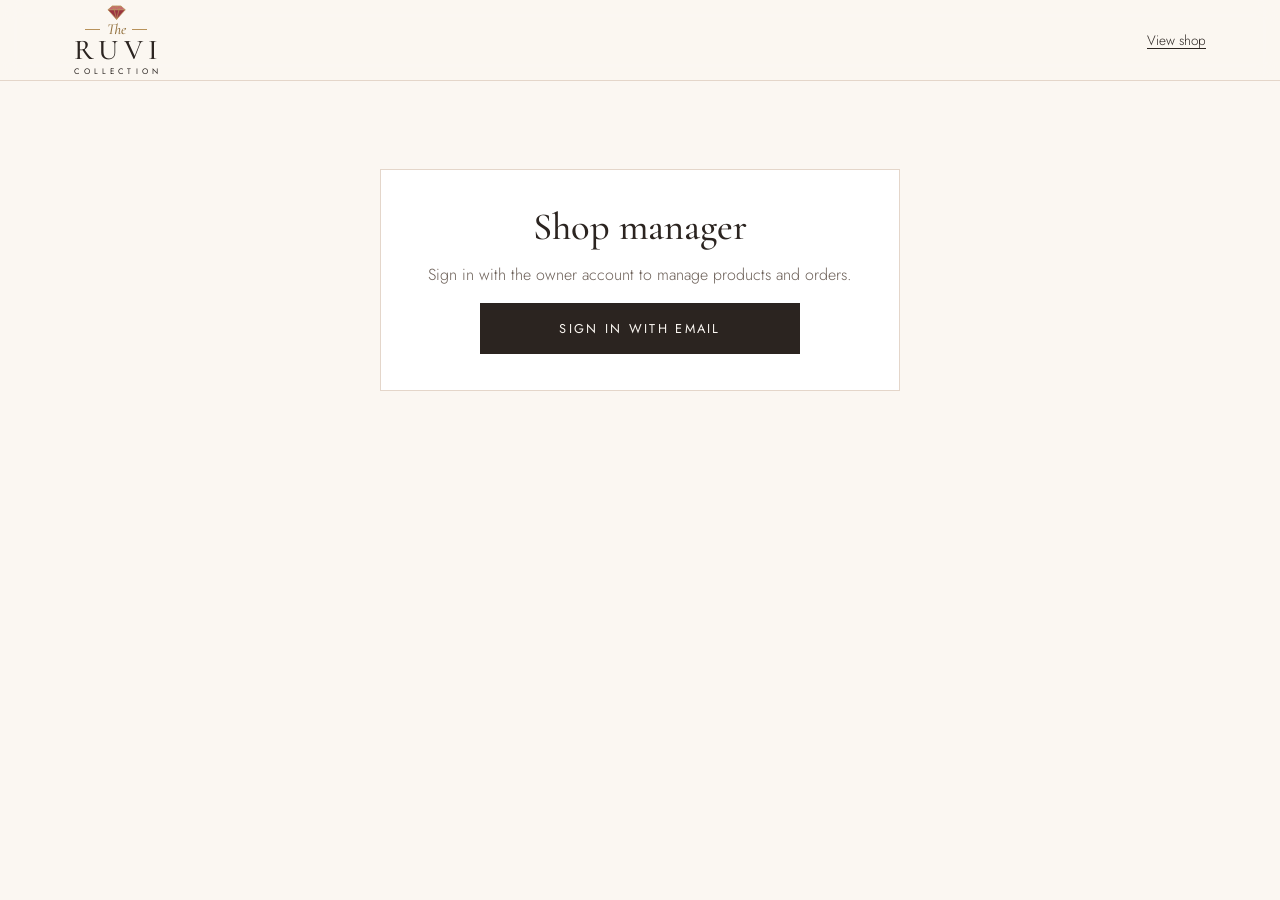
<file: admin.html>
<!doctype html>
<html lang="en">
<head>
  <meta charset="utf-8" />
  <meta name="viewport" content="width=device-width, initial-scale=1" />
  <title>Shop Manager — The Ruvi Collection</title>
  <meta name="robots" content="noindex, nofollow" />
  <meta name="theme-color" content="#fbf7f2" />
  <link rel="icon" type="image/png" href="brand/favicon.png" />
  <link rel="apple-touch-icon" href="brand/apple-touch-icon.png" />
  <link rel="preconnect" href="https://fonts.googleapis.com" />
  <link rel="preconnect" href="https://fonts.gstatic.com" crossorigin />
  <link href="https://fonts.googleapis.com/css2?family=Cormorant+Garamond:ital,wght@0,400;0,500;0,600;1,400;1,500&family=Jost:wght@300;400;500&display=swap" rel="stylesheet" />
  <link rel="stylesheet" href="styles.css" />
</head>
<body class="admin-page">
  <header class="header">
    <div class="container header-inner">
      <a href="./" class="logo" aria-label="The Ruvi Collection shop">
        <svg class="logo-gem" viewBox="0 0 80 64" aria-hidden="true"><path class="gem-crown" d="M22 4 H58 L76 20 H4 Z"/><path class="gem-pavilion" d="M4 20 H76 L40 60 Z"/><path d="M22 4 H58 L76 20 L40 60 L4 20 Z M4 20 H76 M22 4 L30 20 L40 60 M58 4 L50 20 L40 60 M30 20 L40 4 L50 20"/></svg>
        <span class="logo-the"><span class="logo-rule"></span><span class="logo-small">The</span><span class="logo-rule"></span></span><span class="logo-big">RUVI</span><span class="logo-sub">Collection</span>
      </a>
      <div class="admin-head-actions">
        <a href="./" class="link-btn">View shop</a>
        <button type="button" class="link-btn" id="signout" hidden>Sign out</button>
      </div>
    </div>
  </header>

  <main class="section admin-main">
    <div class="container" id="admin-root">
      <p class="muted">Loading…</p>
    </div>
  </main>

  <!-- Product editor -->
  <div class="modal" id="editor" hidden>
    <div class="modal-backdrop" data-close-editor></div>
    <div class="modal-card editor-card" role="dialog" aria-modal="true" aria-labelledby="editor-title">
      <button type="button" class="modal-close" data-close-editor aria-label="Close">×</button>
      <form id="editor-form" class="editor-form" novalidate>
        <h3 id="editor-title">Add a product</h3>
        <label class="field"><span>Name *</span><input name="name" required maxlength="120" /></label>
        <div class="editor-row">
          <label class="field"><span>Category</span><input name="category" list="cat-list" maxlength="40" placeholder="Earrings" /></label>
          <datalist id="cat-list"></datalist>
          <label class="field"><span>Price (₹) *</span><input name="price" type="number" inputmode="numeric" min="0" step="1" required /></label>
          <label class="field"><span>Old price (₹)</span><input name="oldPrice" type="number" inputmode="numeric" min="0" step="1" placeholder="Shows as Sale" /></label>
        </div>
        <label class="field"><span>Description</span><textarea name="description" rows="3" maxlength="1000"></textarea></label>
        <div class="editor-checks">
          <label class="check"><input type="checkbox" name="isNew" /> <span>Show in “New In”</span></label>
          <label class="check"><input type="checkbox" name="soldOut" /> <span>Sold out</span></label>
        </div>
        <div class="field">
          <span>Photos <span class="optional">(first one is the main photo)</span></span>
          <div class="photo-grid" id="photo-grid"></div>
          <label class="btn btn-line photo-add">
            <input type="file" id="photo-input" accept="image/*" multiple hidden />
            Add photos
          </label>
          <p class="acct-status" id="photo-status" aria-live="polite"></p>
        </div>
        <p class="acct-status" id="editor-error" role="alert"></p>
        <div class="editor-actions">
          <button type="submit" class="btn btn-dark">Save product</button>
          <button type="button" class="btn btn-line" data-close-editor>Cancel</button>
        </div>
      </form>
    </div>
  </div>

  <div class="toast" id="toast" role="status" aria-live="polite" hidden></div>

  <script src="products.js"></script>
  <script src="auth.js"></script>
  <script src="admin.js"></script>
</body>
</html>
</file>
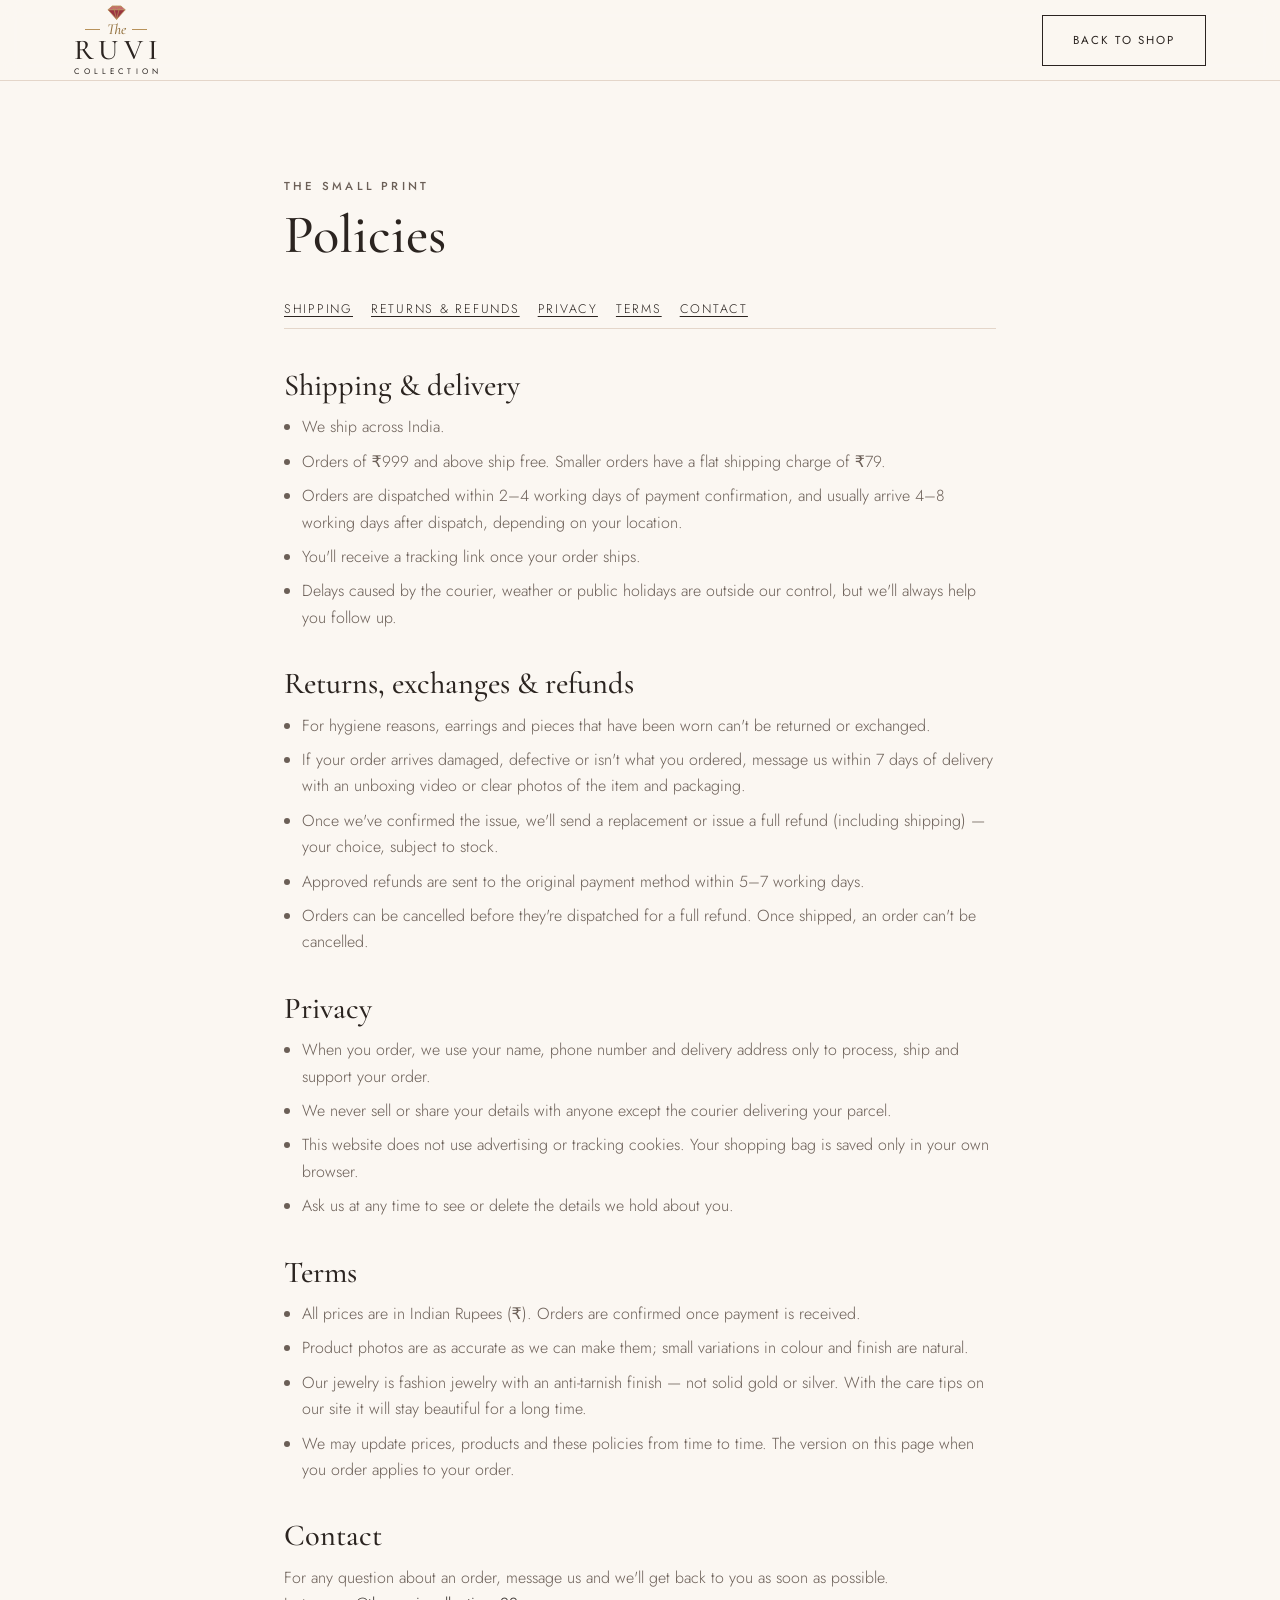
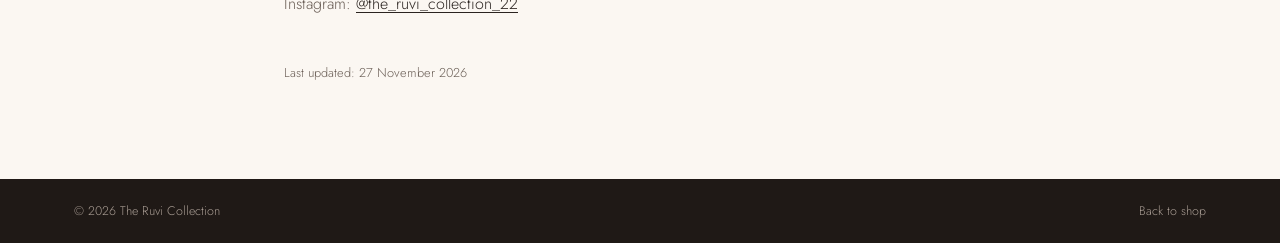
<file: policies.html>
<!doctype html>
<html lang="en">
<head>
  <meta charset="utf-8" />
  <meta name="viewport" content="width=device-width, initial-scale=1" />
  <title>Policies — The Ruvi Collection</title>
  <meta name="description" content="Shipping, returns & refunds, privacy and terms for The Ruvi Collection." />
  <meta name="theme-color" content="#fbf7f2" />
  <link rel="canonical" href="https://srujanchary02.github.io/the-little-luxe/policies.html" />
  <link rel="icon" type="image/png" href="brand/favicon.png" />
  <link rel="apple-touch-icon" href="brand/apple-touch-icon.png" />
  <link rel="preconnect" href="https://fonts.googleapis.com" />
  <link rel="preconnect" href="https://fonts.gstatic.com" crossorigin />
  <link href="https://fonts.googleapis.com/css2?family=Cormorant+Garamond:ital,wght@0,400;0,500;0,600;1,400;1,500&family=Jost:wght@300;400;500&display=swap" rel="stylesheet" />
  <link rel="stylesheet" href="styles.css" />
</head>
<body class="policies-page">
  <header class="header">
    <div class="container header-inner">
      <a href="./" class="logo" aria-label="The Ruvi Collection home">
        <svg class="logo-gem" viewBox="0 0 80 64" aria-hidden="true"><path class="gem-crown" d="M22 4 H58 L76 20 H4 Z"/><path class="gem-pavilion" d="M4 20 H76 L40 60 Z"/><path d="M22 4 H58 L76 20 L40 60 L4 20 Z M4 20 H76 M22 4 L30 20 L40 60 M58 4 L50 20 L40 60 M30 20 L40 4 L50 20"/></svg>
        <span class="logo-the"><span class="logo-rule"></span><span class="logo-small">The</span><span class="logo-rule"></span></span><span class="logo-big">RUVI</span><span class="logo-sub">Collection</span>
      </a>
      <a href="./#shop" class="btn btn-line back-btn">Back to shop</a>
    </div>
  </header>

  <main class="section">
    <div class="container policy">
      <p class="eyebrow">The small print</p>
      <h1>Policies</h1>
      <nav class="policy-toc" aria-label="On this page">
        <a href="#shipping">Shipping</a><a href="#returns">Returns &amp; refunds</a><a href="#privacy">Privacy</a><a href="#terms">Terms</a><a href="#contact">Contact</a>
      </nav>

      <section id="shipping">
        <h2>Shipping &amp; delivery</h2>
        <ul>
          <li>We ship across India.</li>
          <li>Orders of <span data-store="freeShippingAbove" data-money>₹999</span> and above ship free. Smaller orders have a flat shipping charge of <span data-store="shippingFee" data-money>₹79</span>.</li>
          <li>Orders are dispatched within <span data-store="dispatchDays">2–4</span> working days of payment confirmation, and usually arrive <span data-store="deliveryDays">4–8</span> working days after dispatch, depending on your location.</li>
          <li>You'll receive a tracking link once your order ships.</li>
          <li>Delays caused by the courier, weather or public holidays are outside our control, but we'll always help you follow up.</li>
        </ul>
      </section>

      <section id="returns">
        <h2>Returns, exchanges &amp; refunds</h2>
        <ul>
          <li>For hygiene reasons, earrings and pieces that have been worn can't be returned or exchanged.</li>
          <li>If your order arrives damaged, defective or isn't what you ordered, message us within <span data-store="returnDays">7</span> days of delivery with an unboxing video or clear photos of the item and packaging.</li>
          <li>Once we've confirmed the issue, we'll send a replacement or issue a full refund (including shipping) — your choice, subject to stock.</li>
          <li>Approved refunds are sent to the original payment method within 5–7 working days.</li>
          <li>Orders can be cancelled before they're dispatched for a full refund. Once shipped, an order can't be cancelled.</li>
        </ul>
      </section>

      <section id="privacy">
        <h2>Privacy</h2>
        <ul>
          <li>When you order, we use your name, phone number and delivery address only to process, ship and support your order.</li>
          <li>We never sell or share your details with anyone except the courier delivering your parcel.</li>
          <li>This website does not use advertising or tracking cookies. Your shopping bag is saved only in your own browser.</li>
          <li>Ask us at any time to see or delete the details we hold about you.</li>
        </ul>
      </section>

      <section id="terms">
        <h2>Terms</h2>
        <ul>
          <li>All prices are in Indian Rupees (₹). Orders are confirmed once payment is received.</li>
          <li>Product photos are as accurate as we can make them; small variations in colour and finish are natural.</li>
          <li>Our jewelry is fashion jewelry with an anti-tarnish finish — not solid gold or silver. With the care tips on our site it will stay beautiful for a long time.</li>
          <li>We may update prices, products and these policies from time to time. The version on this page when you order applies to your order.</li>
        </ul>
      </section>

      <section id="contact">
        <h2>Contact</h2>
        <p id="policy-contact">For any question about an order, message us and we'll get back to you as soon as possible.</p>
      </section>

      <p class="policy-updated">Last updated: <span id="updated">27 November 2026</span></p>
    </div>
  </main>

  <footer class="footer">
    <div class="container footer-inner">
      <span>© <span id="year"></span> The Ruvi Collection</span>
      <a href="./">Back to shop</a>
    </div>
  </footer>

  <script src="products.js"></script>
  <script>
    (function () {
      var S = window.STORE || {}, cur = S.currency || "₹";
      function money(n) { return cur + Number(n || 0).toLocaleString("en-IN"); }
      document.querySelectorAll("[data-store]").forEach(function (el) {
        var v = S[el.dataset.store];
        if (v == null || v === "") return;
        el.textContent = "money" in el.dataset ? money(v) : v;
      });
      document.getElementById("year").textContent = new Date().getFullYear();
      var wa = String(S.whatsapp || "").replace(/\D/g, ""), parts = [];
      if (wa.length >= 10) parts.push('WhatsApp: <a href="https://wa.me/' + wa + '">+' + wa + "</a>");
      if (S.email) parts.push('Email: <a href="mailto:' + S.email + '">' + S.email + "</a>");
      if (S.instagram) parts.push('Instagram: <a href="https://instagram.com/' + S.instagram.replace(/^@/, "") + '">@' + S.instagram.replace(/^@/, "") + "</a>");
      if (parts.length) document.getElementById("policy-contact").innerHTML += "<br>" + parts.join("<br>");
    })();
  </script>
</body>
</html>
</file>
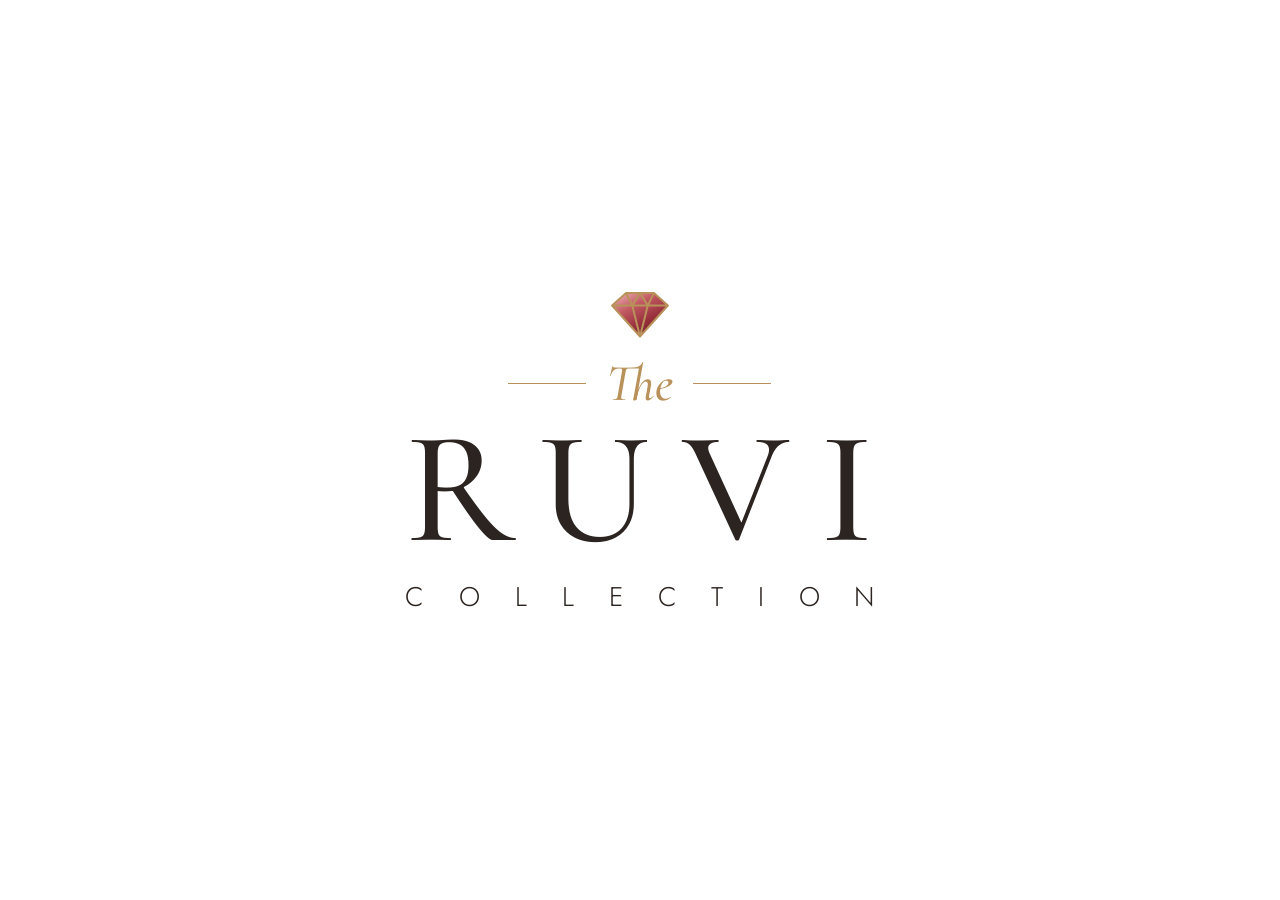
<file: brand/src/logo.html>
<!doctype html>
<html>
<head>
<meta charset="utf-8" />
<!-- The Ruvi Collection — logo source. Rendered to PNG/PDF by brand/src/render.sh.
     Use ?v=primary|horizontal|monogram|square|og &c=ink|light &bg=ivory|blush &tag=1 -->
<link href="https://fonts.googleapis.com/css2?family=Cormorant+Garamond:ital,wght@0,500;0,600;1,400;1,500&family=Jost:wght@300;400&display=block" rel="stylesheet" />
<style>
  :root { --ink:#2b2420; --gold:#b8925a; --gold-light:#d4b483; --ivory:#fbf7f2; --blush:#f3e6df; }
  @page { size: 1000px 560px; margin: 0; }
  html, body { margin: 0; background: transparent; -webkit-print-color-adjust: exact; print-color-adjust: exact; }
  body { width: 100vw; height: 100vh; display: grid; place-items: center; overflow: hidden; }
  .c-ink   { --fg: var(--ink);   --accent: var(--gold); }
  .c-light { --fg: var(--ivory); --accent: var(--gold-light); }
  .serif { font-family: "Cormorant Garamond", serif; }
  .sans  { font-family: Jost, sans-serif; font-weight: 300; text-transform: uppercase; }

  /* The ruby: a nod to "Ruvi" */
  .gem .stone { fill: url(#ruby); }
  .gem .facets { fill: none; stroke: var(--accent); stroke-linejoin: round; }

  /* Primary stacked logo */
  .primary { display: flex; flex-direction: column; align-items: center; color: var(--fg); }
  .primary .gem { width: 62px; margin-bottom: 18px; }
  .the { display: flex; align-items: center; gap: 20px; font-style: italic; font-weight: 500; font-size: 52px; line-height: 1; color: var(--accent); }
  .rule { width: 78px; height: 1.5px; background: var(--accent); }
  .ruvi { font-weight: 500; font-size: 160px; line-height: .92; letter-spacing: .2em; margin-right: -.2em; margin-top: 6px; }
  .collection { font-size: 27px; line-height: 1; margin-top: 20px; white-space: nowrap; }
  .tag { font-style: italic; font-size: 30px; color: var(--accent); margin-top: 26px; }

  /* Horizontal logo (also used in the website header): gem | The RUVI / COLLECTION */
  .horizontal { display: flex; align-items: center; gap: 24px; color: var(--fg); }
  .horizontal .gem { width: 66px; }
  .horizontal .words { display: flex; flex-direction: column; align-items: flex-start; }
  .horizontal .line { display: flex; align-items: baseline; gap: 16px; }
  .horizontal .the { font-size: 58px; }
  .horizontal .ruvi { font-size: 84px; line-height: 1; letter-spacing: .2em; margin: 0 -.2em 0 0; }
  .horizontal .collection { font-size: 18.5px; margin-top: 8px; }

  /* Monogram: a ring set with a ruby, holding an italic R */
  .monogram { width: 86vmin; height: 86vmin; }
  .monogram text { font-family: "Cormorant Garamond"; font-style: italic; font-weight: 500; font-size: 46px; fill: var(--fg); }
  .square { width: 100vw; height: 100vh; display: grid; place-items: center; }
  .square.ivory { background: var(--ivory); }
  .square.blush { background: var(--blush); }
  .square.ink { background: radial-gradient(circle at 50% 42%, #40342d 0%, var(--ink) 72%); }
  .square .monogram { width: 78vmin; height: 78vmin; }
  .square.white { background: #fff; }
  /* Round profile picture with the full logo: scaled up and nudged so it sits inside a circle */
  .badge { transform: scale(var(--k)); }
  .badge .collection { font-weight: 400; }
</style>
</head>
<body>
<div id="root"></div>
<script>
  const q = new URLSearchParams(location.search);
  const v = q.get("v") || "primary", c = q.get("c") || "ink", bg = q.get("bg") || "";
  const ruby = (id) => `<linearGradient id="${id}" x1="0" y1="0" x2=".7" y2="1">
      <stop offset="0" stop-color="#f1b9bd"/><stop offset=".38" stop-color="#c25a63"/><stop offset=".72" stop-color="#97303b"/><stop offset="1" stop-color="#6e1f29"/></linearGradient>`;
  const GEM = "M22 4 H58 L76 20 L40 60 L4 20 Z";
  const gem = `<svg class="gem" viewBox="0 0 80 64"><defs>${ruby("ruby")}</defs>
    <path class="stone" d="${GEM}"/>
    <path class="facets" stroke-width="2.6" d="${GEM} M4 20 H76 M22 4 L30 20 L40 60 M58 4 L50 20 L40 60 M30 20 L40 4 L50 20"/></svg>`;
  const ring = `<svg class="monogram" viewBox="0 0 100 100">
    <defs>${ruby("ruby-m")}<mask id="m"><rect width="100" height="100" fill="white"/>
      <path d="M43 9 H57 L63 17 L50 31 L37 17 Z" fill="black" stroke="black" stroke-width="7" stroke-linejoin="round"/></mask></defs>
    <circle cx="50" cy="60" r="31" fill="none" stroke="var(--accent)" stroke-width="2.4" mask="url(#m)"/>
    <path d="M43 9 H57 L63 17 L50 31 L37 17 Z" fill="url(#ruby-m)"/>
    <path d="M43 9 H57 L63 17 L50 31 L37 17 Z M37 17 H63 M47 17 L50 9 L53 17 M47 17 L50 31 M53 17 L50 31" fill="none" stroke="var(--accent)" stroke-width="1.3" stroke-linejoin="round"/>
    <text x="49.5" y="76.5" text-anchor="middle">R</text>
  </svg>`;
  const views = {
    primary: `<div class="primary serif">${gem}
      <div class="the"><span class="rule"></span><span>The</span><span class="rule"></span></div>
      <div class="ruvi" data-fit-ref>RUVI</div>
      <div class="collection sans" data-fit>Collection</div>
      ${q.get("tag") === "1" ? `<div class="tag">everyday jewelry</div>` : ""}</div>`,
    horizontal: `<div class="horizontal serif">${gem}<div class="words">
      <div class="line" data-fit-ref><span class="the">The</span><span class="ruvi">RUVI</span></div>
      <div class="collection sans" data-fit>Collection</div></div></div>`,
    monogram: ring,
    square: `<div class="square ${bg}">${ring}</div>`,
  };
  views.badge = `<div class="square ${bg}"><div class="badge" style="--k:${q.get("k") || 1.5}; translate: 0 ${q.get("dy") || 0}px">${views.primary}</div></div>`; // round profile picture
  views.og = `<div class="square ${bg}">${views.primary}</div>`; // 1200x630 link-preview image
  document.body.className = "c-" + c;
  document.getElementById("root").outerHTML = views[v];

  // Space out "COLLECTION" so it lines up exactly with the line above it
  document.fonts.ready.then(() => {
    const ref = document.querySelector("[data-fit-ref]"), el = document.querySelector("[data-fit]");
    if (!ref || !el) return;
    const inner = (n) => { const r = document.createRange(); r.selectNodeContents(n); return r.getBoundingClientRect().width; };
    const trail = (n) => parseFloat(getComputedStyle(n.querySelector(".ruvi") || n).letterSpacing) || 0;
    const k = ref.getBoundingClientRect().width / ref.offsetWidth || 1; // undo any scale() on the badge
    const target = inner(ref) / k - trail(ref);
    const letters = el.textContent.length;
    const natural = inner(el) / k;
    const ls = (target - natural) / (letters - 1);
    el.style.letterSpacing = ls + "px";
    el.style.marginRight = -ls + "px";
  });
</script>
</body>
</html>
</file>
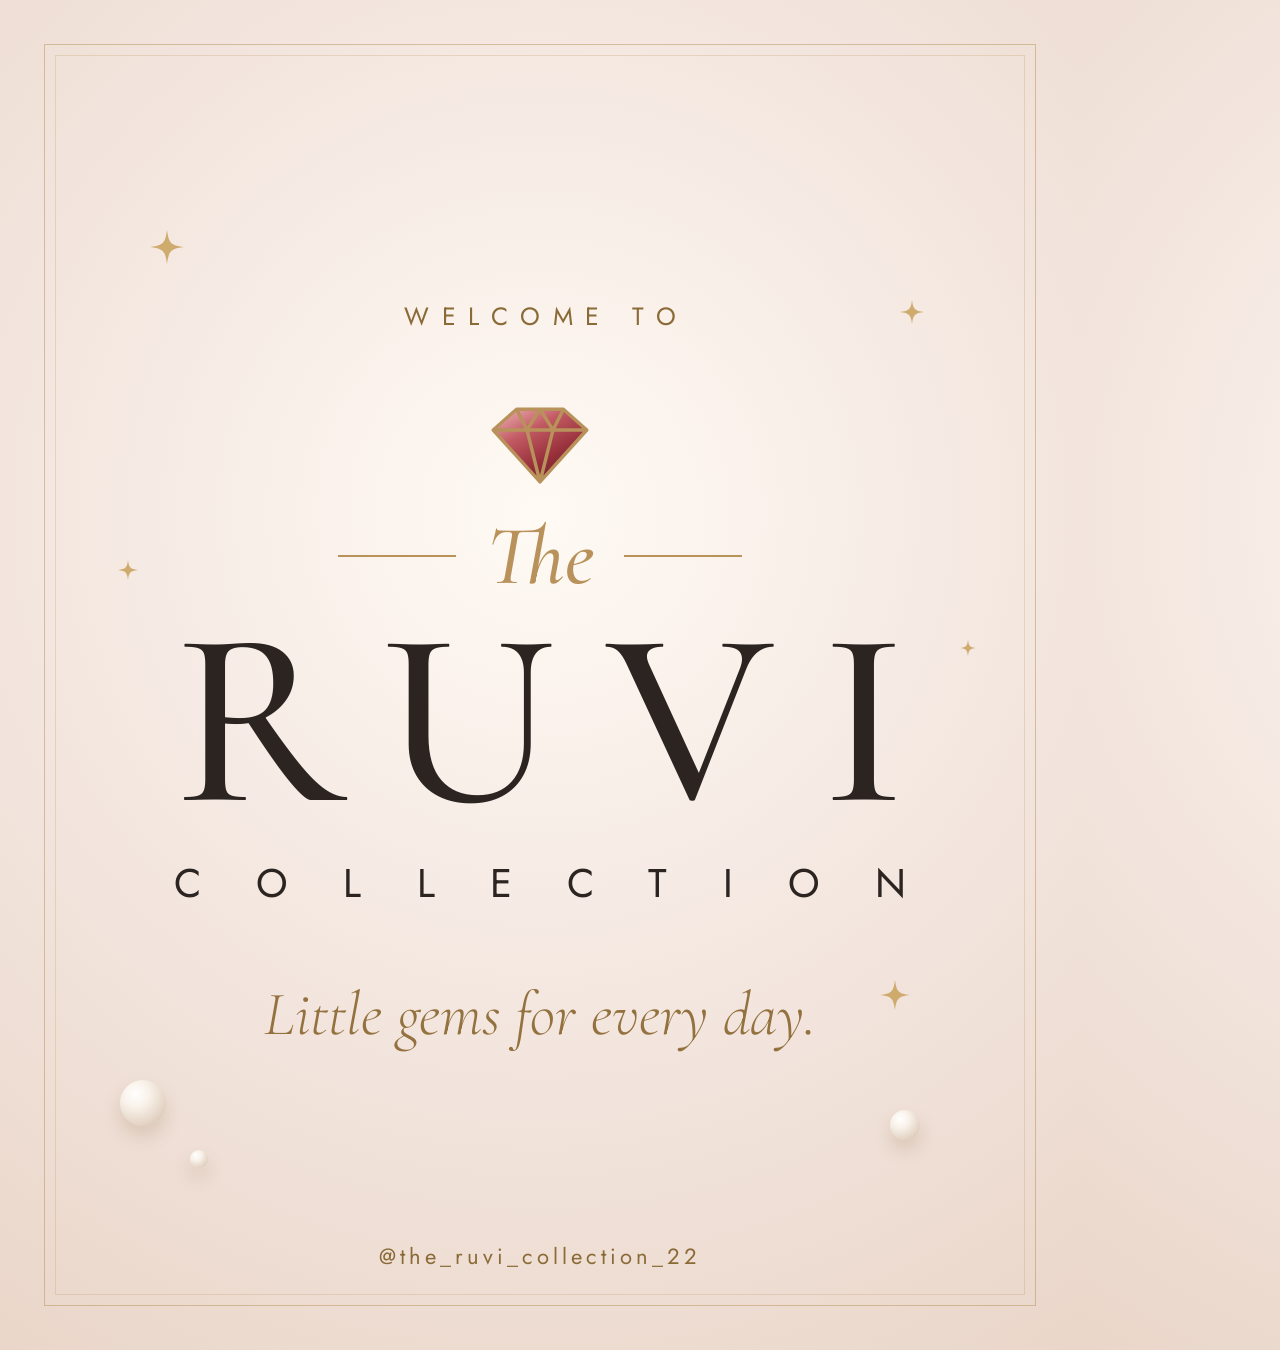
<file: brand/src/posts.html>
<!doctype html>
<html>
<head>
<meta charset="utf-8" />
<!-- The Ruvi Collection — Instagram posts (1080×1350, the 4:5 size Instagram shows biggest in the feed).
     Rendered by brand/src/render-posts.sh. Use ?p=1 (welcome) | 2 (our story) | 3 (how to order) -->
<link href="https://fonts.googleapis.com/css2?family=Cormorant+Garamond:ital,wght@0,400;0,500;0,600;1,400;1,500&family=Jost:wght@300;400;500&display=block" rel="stylesheet" />
<style>
  :root { --ink:#2b2420; --muted:#6b5f57; --gold:#b8925a; --gold-dark:#94723f; --gold-text:#8a6a36; --blush:#f3e6df; --ivory:#fbf7f2; }
  * { box-sizing: border-box; margin: 0; }
  html, body { width: 1080px; height: 1350px; overflow: hidden; }
  body { position: relative; color: var(--ink); font-family: Jost, sans-serif; font-weight: 300;
         background: radial-gradient(circle at 50% 38%, #fffaf4 0%, var(--blush) 52%, #ead6c9 100%); }
  .serif { font-family: "Cormorant Garamond", serif; }
  .frame { position: absolute; inset: 44px; border: 1.5px solid rgba(184,146,90,.5); pointer-events: none; }
  .frame::after { content: ""; position: absolute; inset: 10px; border: 1px solid rgba(184,146,90,.25); }
  .page { position: absolute; inset: 0; display: flex; flex-direction: column; align-items: center; justify-content: center; text-align: center; padding: 120px 110px; }
  .eyebrow { font-size: 25px; font-weight: 400; letter-spacing: .5em; margin-right: -.5em; text-transform: uppercase; color: var(--gold-text); }
  .handle { position: absolute; left: 0; right: 0; bottom: 78px; text-align: center; font-size: 22px; font-weight: 400; letter-spacing: .18em; color: var(--gold-text); }
  .spark { position: absolute; width: var(--s); height: var(--s); left: var(--x); top: var(--y); opacity: .85;
    background: url("data:image/svg+xml,%3Csvg xmlns='http://www.w3.org/2000/svg' viewBox='-14 -14 28 28'%3E%3Cpath fill='%23c9a15a' d='M0 -14 C 1.5 -3, 3 -1.5, 14 0 C 3 1.5, 1.5 3, 0 14 C -1.5 3, -3 1.5, -14 0 C -3 -1.5, -1.5 -3, 0 -14 Z'/%3E%3C/svg%3E") center / contain no-repeat; }
  .pearl { position: absolute; width: var(--s); height: var(--s); left: var(--x); top: var(--y); border-radius: 50%;
    background: radial-gradient(circle at 34% 30%, #fff 0%, #f8f1e8 32%, #e2d2c3 72%, #c9b4a1 100%); box-shadow: 0 10px 18px rgba(122,90,44,.18); }

  /* the main logo */
  .logo { display: flex; flex-direction: column; align-items: center; }
  .logo .gem { width: 104px; margin-bottom: 26px; }
  .gem .stone { fill: url(#ruby); }
  .gem .facets { fill: none; stroke: var(--gold); stroke-linejoin: round; }
  .the { display: flex; align-items: center; gap: 30px; font-style: italic; font-weight: 500; font-size: 84px; line-height: 1; color: var(--gold); }
  .rule { width: 118px; height: 2px; background: var(--gold); }
  .ruvi { font-weight: 500; font-size: 250px; line-height: .9; letter-spacing: .2em; margin-right: -.2em; margin-top: 10px; }
  .collection { font-weight: 400; font-size: 40px; line-height: 1; margin-top: 30px; white-space: nowrap; text-transform: uppercase; }

  /* 1 · welcome */
  .p1 .eyebrow { margin-bottom: 70px; }
  .p1 .tagline { font-style: italic; font-size: 62px; color: var(--gold-dark); margin-top: 74px; }

  /* 2 · our story */
  .arch { position: relative; width: 560px; height: 600px; border-radius: 999px 999px 24px 24px; overflow: hidden;
          background: radial-gradient(circle at 50% 38%, #fffaf3 0%, #f2e1d5 55%, #e4c8b5 100%); box-shadow: 0 30px 60px rgba(122,90,44,.16); }
  .arch-outline { position: absolute; width: 560px; height: 600px; border-radius: 999px 999px 24px 24px; border: 1.5px solid rgba(184,146,90,.55); transform: translate(26px, 26px); }
  .arch svg { width: 100%; height: 100%; display: block; }
  .p2 .eyebrow { margin-top: 74px; }
  .p2 h1 { font-weight: 400; font-size: 112px; line-height: 1; margin-top: 26px; }
  .p2 h1 em { color: var(--gold-dark); }
  .perks { display: flex; gap: 26px; align-items: center; margin-top: 44px; font-size: 25px; font-weight: 400; letter-spacing: .22em; text-transform: uppercase; color: var(--muted); }
  .perks i { font-style: normal; color: var(--gold); font-size: 20px; }

  /* 3 · how to order */
  .p3 .ring { width: 150px; margin-bottom: 26px; }
  .ring text { font-family: "Cormorant Garamond"; font-style: italic; font-weight: 500; font-size: 46px; fill: var(--ink); }
  .p3 h1 { font-weight: 400; font-size: 124px; line-height: 1; }
  .p3 h1 em { color: var(--gold-dark); }
  .steps { list-style: none; padding: 0; margin-top: 64px; display: grid; gap: 40px; text-align: left; width: 760px; }
  .steps li { display: grid; grid-template-columns: 92px 1fr; gap: 34px; align-items: center; }
  .num { width: 92px; height: 92px; border-radius: 50%; border: 2px solid var(--gold); display: grid; place-items: center;
         font-family: "Cormorant Garamond", serif; font-size: 50px; font-weight: 500; font-variant-numeric: lining-nums; color: var(--gold-dark); background: rgba(255,250,243,.6); }
  .steps strong { display: block; font-family: "Cormorant Garamond", serif; font-weight: 500; font-size: 52px; line-height: 1.05; }
  .steps div span { display: block; font-size: 27px; color: var(--muted); margin-top: 6px; }
  .note { margin-top: 64px; font-size: 25px; font-weight: 400; letter-spacing: .3em; margin-right: -.3em; text-transform: uppercase; color: var(--gold-text); }
</style>
</head>
<body>
<svg width="0" height="0" style="position:absolute" aria-hidden="true"><defs>
  <linearGradient id="ruby" x1="0" y1="0" x2=".7" y2="1"><stop offset="0" stop-color="#f1b9bd"/><stop offset=".38" stop-color="#c25a63"/><stop offset=".72" stop-color="#97303b"/><stop offset="1" stop-color="#6e1f29"/></linearGradient>
  <linearGradient id="gold" x1="0" y1="0" x2="1" y2="1"><stop offset="0" stop-color="#f8e8bd"/><stop offset=".45" stop-color="#c9a15a"/><stop offset=".75" stop-color="#9c7434"/><stop offset="1" stop-color="#e6c784"/></linearGradient>
  <linearGradient id="gold-wide" gradientUnits="userSpaceOnUse" x1="0" y1="0" x2="400" y2="500"><stop offset="0" stop-color="#f8e8bd"/><stop offset=".3" stop-color="#d8b46a"/><stop offset=".55" stop-color="#a87d3a"/><stop offset=".8" stop-color="#e6c784"/><stop offset="1" stop-color="#b88f4c"/></linearGradient>
  <radialGradient id="pearl" cx=".35" cy=".3" r=".75"><stop offset="0" stop-color="#fff"/><stop offset=".55" stop-color="#f6efe8"/><stop offset="1" stop-color="#d8c7b7"/></radialGradient>
  <linearGradient id="crystal" x1="0" y1="0" x2="1" y2="1"><stop offset="0" stop-color="#fff"/><stop offset=".45" stop-color="#eef3f8"/><stop offset="1" stop-color="#c3d0de"/></linearGradient>
  <filter id="shadow" x="-30%" y="-30%" width="160%" height="160%"><feDropShadow dx="0" dy="5" stdDeviation="5" flood-color="#7a5a2c" flood-opacity=".22"/></filter>
  <mask id="ring-mask"><rect width="100" height="100" fill="white"/><path d="M43 9 H57 L63 17 L50 31 L37 17 Z" fill="black" stroke="black" stroke-width="7" stroke-linejoin="round"/></mask>
</defs></svg>
<div class="frame"></div>
<div id="root"></div>
<div class="handle">@the_ruvi_collection_22</div>
<script>
  const p = new URLSearchParams(location.search).get("p") || "1";
  const GEM = "M22 4 H58 L76 20 L40 60 L4 20 Z";
  const STAR = "M0 -14 C 1.5 -3, 3 -1.5, 14 0 C 3 1.5, 1.5 3, 0 14 C -1.5 3, -3 1.5, -14 0 C -3 -1.5, -1.5 -3, 0 -14 Z";
  const gem = `<svg class="gem" viewBox="0 0 80 64"><path class="stone" d="${GEM}"/>
    <path class="facets" stroke-width="2.6" d="${GEM} M4 20 H76 M22 4 L30 20 L40 60 M58 4 L50 20 L40 60 M30 20 L40 4 L50 20"/></svg>`;
  const logo = `<div class="logo serif">${gem}
    <div class="the"><span class="rule"></span><span>The</span><span class="rule"></span></div>
    <div class="ruvi" data-fit-ref>RUVI</div>
    <div class="collection" style="font-family:Jost,sans-serif" data-fit>Collection</div></div>`;
  const ring = `<svg class="ring" viewBox="0 0 100 100">
    <circle cx="50" cy="60" r="31" fill="none" stroke="url(#gold)" stroke-width="2.4" mask="url(#ring-mask)"/>
    <path d="M43 9 H57 L63 17 L50 31 L37 17 Z" fill="url(#ruby)" stroke="url(#gold)" stroke-width="1.5" stroke-linejoin="round"/>
    <path d="M37 17 H63 M47 17 L50 9 L53 17 M47 17 L50 31 M53 17 L50 31" fill="none" stroke="url(#gold)" stroke-width="1" stroke-linejoin="round"/>
    <text x="49.5" y="76.5" text-anchor="middle">R</text></svg>`;
  const sparks = (list) => list.map(([x, y, s]) => `<i class="spark" style="--x:${x}px;--y:${y}px;--s:${s}px"></i>`).join("");
  const pearls = (list) => list.map(([x, y, s]) => `<i class="pearl" style="--x:${x}px;--y:${y}px;--s:${s}px"></i>`).join("");
  const pendant = `<svg viewBox="0 0 400 500">
    <path d="M40 -10 C 70 250, 330 250, 360 -10" fill="none" stroke="url(#gold-wide)" stroke-width="7" stroke-linecap="round" stroke-dasharray="0.1 11"/>
    <path d="M40 -10 C 70 250, 330 250, 360 -10" fill="none" stroke="url(#gold-wide)" stroke-width="1.2" opacity=".7"/>
    <g filter="url(#shadow)">
      <circle cx="200" cy="198" r="7" fill="none" stroke="url(#gold-wide)" stroke-width="3.5"/>
      <path d="M200 206 C 232 246, 242 278, 200 318 C 158 278, 168 246, 200 206 Z" fill="url(#gold-wide)"/>
      <path d="M200 230 C 218 254, 222 274, 200 298 C 178 274, 182 254, 200 230 Z" fill="url(#ruby)"/>
      <path d="M200 230 L 200 298 M186 262 H214" stroke="#ffffff" stroke-width="1.2" opacity=".6"/>
    </g>
    <circle cx="92" cy="372" r="17" fill="url(#pearl)" filter="url(#shadow)"/>
    <circle cx="316" cy="398" r="12" fill="url(#pearl)" filter="url(#shadow)"/>
    <circle cx="262" cy="440" r="7" fill="url(#pearl)" filter="url(#shadow)"/>
    <circle cx="140" cy="430" r="5" fill="url(#pearl)"/>
    <g fill="url(#gold-wide)">
      <path transform="translate(300 300)" d="${STAR}"/><path transform="translate(104 250) scale(.7)" d="${STAR}"/><path transform="translate(330 170) scale(.5)" d="${STAR}"/>
    </g></svg>`;

  const posts = {
    1: `<div class="page p1"><p class="eyebrow">Welcome to</p>${logo}<p class="tagline serif">Little gems for every day.</p></div>
        ${sparks([[150, 230, 34], [900, 300, 24], [880, 980, 30], [118, 560, 20], [960, 640, 16]])}
        ${pearls([[120, 1080, 46], [190, 1150, 18], [890, 1110, 30]])}`,
    2: `<div class="page p2"><div style="position:relative"><div class="arch-outline"></div><div class="arch">${pendant}</div></div>
        <p class="eyebrow">Everyday jewelry</p>
        <h1 class="serif">Small pieces,<br><em>big feelings.</em></h1>
        <div class="perks"><span>Anti-tarnish</span><i>✦</i><span>Skin friendly</span><i>✦</i><span>Gift ready</span></div></div>
        ${sparks([[150, 200, 30], [905, 250, 22], [925, 760, 26]])}`,
    3: `<div class="page p3">${ring}<h1 class="serif">How to <em>order</em></h1>
        <ol class="steps">
          <li><span class="num">1</span><div><strong>Find a piece you love</strong><span>Browse the collection — link in bio</span></div></li>
          <li><span class="num">2</span><div><strong>Send us a DM</strong><span>Tell us the piece and where to send it</span></div></li>
          <li><span class="num">3</span><div><strong>We pack it with love</strong><span>Dispatched in 2–4 working days</span></div></li>
        </ol>
        <p class="note">Free shipping above ₹999</p></div>
        ${sparks([[150, 210, 30], [910, 260, 22], [920, 1010, 26]])}
        ${pearls([[130, 1110, 34], [185, 1165, 14]])}`,
  };
  document.getElementById("root").outerHTML = posts[p];

  // Space out "COLLECTION" so it lines up exactly with "RUVI"
  document.fonts.ready.then(() => {
    const ref = document.querySelector("[data-fit-ref]"), el = document.querySelector("[data-fit]");
    if (!ref || !el) return;
    const inner = (n) => { const r = document.createRange(); r.selectNodeContents(n); return r.getBoundingClientRect().width; };
    const target = inner(ref) - parseFloat(getComputedStyle(ref).letterSpacing);
    const ls = (target - inner(el)) / (el.textContent.length - 1);
    el.style.letterSpacing = ls + "px"; el.style.marginRight = -ls + "px";
  });
</script>
</body>
</html>
</file>
<file: styles.css>
:root {
  --ivory: #fbf7f2;
  --blush: #f3e6df;
  --sand: #ead9cc;
  --gold: #b8925a;
  --gold-dark: #94723f;
  --gold-text: #8a6a36;   /* gold dark enough to read as small text on light backgrounds */
  --gold-light: #d4b483;
  --ink: #2b2420;
  --muted: #6b5f57;
  --line: #e4d6ca;
  --white: #fff;
  --serif: "Cormorant Garamond", Georgia, serif;
  --sans: "Jost", system-ui, sans-serif;
}

* { box-sizing: border-box; margin: 0; padding: 0; }
html { scroll-behavior: smooth; scroll-padding-top: 88px; }
body {
  font-family: var(--sans);
  font-weight: 300;
  color: var(--ink);
  background: var(--ivory);
  line-height: 1.65;
  -webkit-font-smoothing: antialiased;
}
img { max-width: 100%; display: block; }
a { color: inherit; text-decoration: none; }
[hidden] { display: none !important; }
:focus-visible { outline: 2px solid var(--gold-dark); outline-offset: 3px; }
.section-dark :focus-visible { outline-color: var(--gold-light); }

.container { width: 100%; max-width: 1180px; margin: 0 auto; padding: 0 24px; }
@media (max-width: 600px) { .container { padding: 0 16px; } }

h1, h2, h3 { font-family: var(--serif); font-weight: 500; line-height: 1.1; }
h2 { font-size: clamp(2rem, 4vw, 2.8rem); }
em { font-style: italic; color: var(--gold-dark); }

.eyebrow {
  font-size: .72rem; letter-spacing: .28em; text-transform: uppercase;
  color: var(--gold-text); font-weight: 500; margin-bottom: .6rem;
}
.section-dark .eyebrow { color: var(--gold-light); }

/* Buttons */
.btn {
  display: inline-block; padding: 14px 28px; font-size: .8rem;
  letter-spacing: .16em; text-transform: uppercase; font-weight: 400;
  border: 1px solid transparent; transition: all .25s ease; cursor: pointer;
  text-align: center;
}
.btn-dark { background: var(--ink); color: var(--ivory); }
.btn-dark:hover { background: var(--gold-dark); }
.btn-line { border-color: var(--ink); }
.btn-line:hover { background: var(--ink); color: var(--ivory); }
.btn-gold { background: var(--gold); color: var(--ink); font-weight: 500; }
.btn-gold:hover { background: var(--gold-light); }
.btn[aria-disabled="true"] { opacity: .55; cursor: default; pointer-events: none; }
.btn-line-light { border-color: rgba(255,255,255,.5); color: var(--ivory); }
.btn-line-light:hover { background: var(--ivory); color: var(--ink); }

/* Announcement */
.announce {
  background: var(--ink); color: var(--sand); text-align: center;
  font-size: .72rem; letter-spacing: .14em; padding: 9px 16px; text-transform: uppercase;
}

/* Header */
.header {
  position: sticky; top: 0; z-index: 50;
  background: rgba(251,247,242,.92); -webkit-backdrop-filter: blur(10px); backdrop-filter: blur(10px);
  border-bottom: 1px solid var(--line);
}
.header-inner { display: flex; align-items: center; justify-content: space-between; height: 80px; }
@media (max-width: 900px) { .header-inner { height: 72px; } }
/* Stacked logo: ruby / — The — / RUVI / COLLECTION. Every size is in em, so changing
   .logo's font-size scales the whole logo (bigger in the footer, smaller on phones). */
.logo { display: flex; flex-direction: column; align-items: center; font-size: 1rem; line-height: 1; white-space: nowrap; }
.logo-gem { width: 1.2em; flex: none; color: var(--gold); }
.logo-gem path { fill: none; stroke: currentColor; stroke-width: 3.2; stroke-linejoin: round; }
.logo-gem .gem-crown { fill: #c9666f; stroke: none; }      /* the ruby: a nod to "Ruvi" */
.logo-gem .gem-pavilion { fill: #9a3440; stroke: none; }
.logo-the { display: flex; align-items: center; gap: .4em; margin-top: .14em; }
.logo-rule { width: .95em; height: 1px; background: var(--gold); }
.logo-small { font-family: var(--serif); font-style: italic; font-weight: 500; font-size: .95em; line-height: .9; color: var(--gold-dark); }
.logo-big { font-family: var(--serif); font-size: 1.8em; line-height: .8; letter-spacing: .2em; margin-right: -.2em; font-weight: 500; margin-top: .06em; }
/* "COLLECTION" is spaced out to sit exactly under "RUVI" */
.logo-sub { font-family: var(--sans); font-weight: 400; font-size: .5em; text-transform: uppercase; letter-spacing: .52em; margin-right: -.52em; margin-top: .7em; }
@media (max-width: 900px) { .logo { font-size: .9rem; } }
.nav { display: flex; gap: 36px; margin-left: auto; margin-right: 28px; }
@media (max-width: 1000px) { .nav { gap: 22px; margin-right: 18px; } }
.header-actions { display: flex; align-items: center; gap: 6px; }
.icon-btn { position: relative; min-width: 40px; height: 40px; display: inline-flex; align-items: center; justify-content: center; gap: 8px; background: none; border: 0; cursor: pointer; color: var(--ink); font: inherit; }
.icon-btn svg { width: 24px; height: 24px; fill: none; stroke: currentColor; stroke-width: 1.4; stroke-linejoin: round; stroke-linecap: round; }
.icon-label { font-size: .74rem; letter-spacing: .16em; text-transform: uppercase; }
.account-btn { padding: 0 6px; }
.bag-count {
  position: absolute; top: 2px; right: 0; min-width: 18px; height: 18px; padding: 0 5px; border-radius: 9px;
  background: var(--gold); color: var(--ink); font-size: .68rem; font-weight: 500; line-height: 18px; text-align: center;
}
.nav a { font-size: .78rem; letter-spacing: .18em; text-transform: uppercase; position: relative; }
.nav a::after {
  content: ""; position: absolute; left: 0; bottom: -4px; height: 1px; width: 0;
  background: var(--gold); transition: width .25s;
}
.nav a:hover::after { width: 100%; }
.menu-btn { display: none; background: none; border: 0; width: 32px; height: 32px; cursor: pointer; }
.menu-btn span { display: block; height: 1.5px; background: var(--ink); margin: 7px 4px; transition: .25s; }

@media (max-width: 900px) {
  .menu-btn { display: block; }
  .icon-label { display: none; }
  .nav {
    position: absolute; top: 72px; left: 0; right: 0; flex-direction: column; gap: 0; margin: 0;
    background: var(--ivory); border-bottom: 1px solid var(--line);
    max-height: 0; overflow: hidden; visibility: hidden;
    transition: max-height .3s ease, visibility 0s linear .3s;
  }
  .nav.open { max-height: 320px; visibility: visible; transition: max-height .3s ease; }
  .nav a { padding: 16px 24px; border-top: 1px solid var(--line); }
  .menu-btn[aria-expanded="true"] span:first-child { transform: translateY(4px) rotate(45deg); }
  .menu-btn[aria-expanded="true"] span:last-child { transform: translateY(-4.5px) rotate(-45deg); }
}

/* Hero */
.hero { background: linear-gradient(135deg, var(--blush) 0%, var(--ivory) 70%); overflow: hidden; }
.hero-inner { display: grid; grid-template-columns: 1.1fr .9fr; align-items: center; gap: 40px; min-height: 560px; padding-top: 48px; padding-bottom: 48px; }
.hero h1 { font-size: clamp(2.8rem, 6.5vw, 5rem); margin-bottom: 1.2rem; }
.lead { font-size: 1.08rem; color: var(--muted); max-width: 440px; margin-bottom: 2rem; }
.hero-actions { display: flex; gap: 14px; flex-wrap: wrap; }
.hero-art { position: relative; display: grid; place-items: center; aspect-ratio: 1; }
.hero-circle {
  position: absolute; inset: 6%; border-radius: 50%;
  background: radial-gradient(circle at 35% 30%, #fff 0%, var(--sand) 60%, #dcc3ae 100%);
  box-shadow: 0 30px 80px rgba(148,114,63,.18);
}
.hero-ring { position: relative; width: 60%; color: var(--gold); animation: float 6s ease-in-out infinite; }
.monogram text { font-family: var(--serif); font-style: italic; font-weight: 500; font-size: 44px; fill: var(--ink); }
@keyframes float { 50% { transform: translateY(-12px) rotate(4deg); } }
@media (max-width: 760px) {
  .hero-inner { grid-template-columns: 1fr; min-height: 0; text-align: center; }
  .lead { margin-left: auto; margin-right: auto; }
  .hero-actions { justify-content: center; }
  .hero-art { max-width: 280px; margin: 0 auto; grid-row: 1; }
}

/* Promise */
.promise { border-bottom: 1px solid var(--line); background: var(--white); }
.promise-inner { display: grid; grid-template-columns: repeat(3, 1fr); text-align: center; }
.promise-inner div { padding: 22px 8px; display: flex; flex-direction: column; }
.promise-inner div + div { border-left: 1px solid var(--line); }
.promise strong { font-family: var(--serif); font-size: 1.15rem; font-weight: 500; }
.promise span { font-size: .78rem; color: var(--muted); }
@media (max-width: 600px) { .promise strong { font-size: 1rem; } .promise span { font-size: .7rem; } }

/* Sections */
.section { padding: 96px 0; }
.section-alt { background: var(--white); }
.section-head { text-align: center; margin-bottom: 44px; }
@media (max-width: 600px) { .section { padding: 64px 0; } }

/* Filters */
.filters { display: flex; justify-content: center; flex-wrap: wrap; gap: 10px; margin-bottom: 40px; }
.filter {
  font-family: var(--sans); font-size: .75rem; letter-spacing: .14em; text-transform: uppercase;
  padding: 9px 20px; border: 1px solid var(--line); background: transparent; color: var(--ink);
  border-radius: 999px; cursor: pointer; transition: .2s;
}
.filter:hover { border-color: var(--gold); }
.filter.active { background: var(--ink); border-color: var(--ink); color: var(--ivory); }

/* Product grid */
.grid { display: grid; grid-template-columns: repeat(auto-fill, minmax(240px, 1fr)); gap: 32px 24px; }
@media (max-width: 600px) { .grid { grid-template-columns: 1fr 1fr; gap: 24px 12px; } }

.card { cursor: pointer; background: none; border: 0; text-align: left; font: inherit; color: inherit; display: block; width: 100%; }
.card > span { display: block; }
.card-img {
  position: relative; aspect-ratio: 4/5; overflow: hidden; background: var(--blush);
  margin-bottom: 14px;
}
.card-img img, .card-img .ph { width: 100%; height: 100%; object-fit: cover; transition: transform .6s ease; }
@media (hover: hover) { .card:hover .card-img img, .card:hover .card-img .ph { transform: scale(1.05); } }
.badge {
  position: absolute; top: 12px; left: 12px; background: var(--ivory); color: var(--ink);
  font-size: .62rem; letter-spacing: .16em; text-transform: uppercase; padding: 5px 10px;
}
.badge.sold { background: var(--ink); color: var(--ivory); }
.card-cat { font-size: .66rem; letter-spacing: .2em; text-transform: uppercase; color: var(--muted); }
.card-name { font-family: var(--serif); font-size: 1.3rem; line-height: 1.2; margin: 2px 0 4px; }
.card-price { font-size: .95rem; }
.card-price s { color: var(--muted); margin-left: 6px; font-size: .85rem; }
@media (max-width: 600px) { .card-name { font-size: 1.1rem; } }

.empty { text-align: center; color: var(--muted); padding: 40px 0; }

/* Placeholder art */
.ph { display: grid; place-items: center; }
.ph svg { width: 42%; color: var(--gold); opacity: .85; }

/* About */
.about { display: grid; grid-template-columns: .8fr 1.2fr; gap: 64px; align-items: center; }
.about p:not(.eyebrow) { color: var(--muted); margin-top: 1rem; max-width: 560px; }
.about-art {
  aspect-ratio: 1; border-radius: 50% 50% 0 0; background: linear-gradient(160deg, var(--sand), var(--blush));
  display: grid; place-items: center;
}
.about-art .monogram { width: 58%; color: var(--white); }
.about-art .monogram text { fill: var(--white); }
@media (max-width: 760px) { .about { grid-template-columns: 1fr; gap: 32px; } .about-art { max-width: 260px; } }

/* Contact */
.section-dark { background: var(--ink); color: var(--ivory); }
.contact { text-align: center; }
.contact p:not(.eyebrow) { color: var(--sand); margin: 1rem auto 2rem; max-width: 480px; }
.contact-actions { display: flex; gap: 14px; justify-content: center; flex-wrap: wrap; }

/* Footer */
.footer { background: #221c19; color: #a89c93; font-size: .78rem; padding: 22px 0; }
.footer-inner { display: flex; justify-content: space-between; gap: 12px; flex-wrap: wrap; }

/* Modal */
.modal { position: fixed; inset: 0; z-index: 100; display: grid; place-items: center; padding: 16px; }
.modal[hidden] { display: none; }
.modal-backdrop { position: absolute; inset: 0; background: rgba(43,36,32,.55); }
.modal-card {
  position: relative; background: var(--ivory); width: 100%; max-width: 860px; max-height: 92vh; overflow: auto;
  display: grid; grid-template-columns: 1fr 1fr; animation: pop .25s ease;
}
@keyframes pop { from { opacity: 0; transform: translateY(12px); } }
.modal-img { position: relative; aspect-ratio: 4/5; background: var(--blush); overflow: hidden; }
.gallery { display: flex; height: 100%; overflow-x: auto; scroll-snap-type: x mandatory; scrollbar-width: none; }
.gallery::-webkit-scrollbar { display: none; }
.gallery:has(.zoomed) { overflow: hidden; }
.slide { flex: 0 0 100%; height: 100%; scroll-snap-align: start; overflow: hidden; }
.slide img, .slide .ph { width: 100%; height: 100%; object-fit: cover; }
.slide img { cursor: zoom-in; transition: transform .25s ease; user-select: none; -webkit-user-select: none; }
.slide.zoomed img { transform: scale(2.2); cursor: zoom-out; touch-action: none; }
.gal-arrow {
  position: absolute; top: 50%; transform: translateY(-50%); width: 38px; height: 38px; border-radius: 50%;
  border: 0; background: rgba(251,247,242,.9); color: var(--ink); font-size: 1.6rem; line-height: 1; cursor: pointer;
}
.gal-arrow.prev { left: 10px; } .gal-arrow.next { right: 10px; }
.gal-dots { position: absolute; bottom: 12px; left: 0; right: 0; display: flex; justify-content: center; gap: 8px; }
.gal-dots button { width: 8px; height: 8px; border-radius: 50%; border: 0; padding: 0; background: rgba(43,36,32,.3); cursor: pointer; }
.gal-dots button[aria-current] { background: var(--ink); }
.modal-actions { display: flex; flex-direction: column; gap: 10px; }
.modal-body { padding: 40px 32px; display: flex; flex-direction: column; justify-content: center; }
.modal-body h3 { font-size: 2rem; margin-bottom: .4rem; }
.modal-body .price { font-size: 1.2rem; margin-bottom: 1rem; }
.modal-body .price s { color: var(--muted); font-size: 1rem; margin-left: 8px; }
.modal-body p:not(.eyebrow):not(.price) { color: var(--muted); }
.stock { font-size: .8rem; margin: 1rem 0 1.4rem; }
.modal-close {
  position: absolute; top: 8px; right: 12px; z-index: 2; background: none; border: 0;
  font-size: 2rem; line-height: 1; cursor: pointer; color: var(--ink);
}
@media (max-width: 700px) {
  .modal-card { grid-template-columns: 1fr; }
  .modal-img { aspect-ratio: 1; }
  .modal-body { padding: 24px 20px 28px; }
}

/* ===== Utilities ===== */
.sr-only { position: absolute; width: 1px; height: 1px; padding: 0; margin: -1px; overflow: hidden; clip: rect(0 0 0 0); white-space: nowrap; border: 0; }
.skip { position: absolute; left: 12px; top: -60px; z-index: 200; background: var(--ink); color: var(--ivory); padding: 10px 16px; }
.skip:focus { top: 12px; }
.muted { color: var(--muted); }
.small { font-size: .8rem; }
.btn-block { display: block; width: 100%; }
button.btn { font-family: var(--sans); }
.btn:disabled { opacity: .5; cursor: default; }

/* ===== Shop toolbar ===== */
.toolbar { display: flex; gap: 12px; justify-content: center; flex-wrap: wrap; margin-bottom: 20px; }
.search { position: relative; flex: 1 1 280px; max-width: 420px; }
.search svg { position: absolute; left: 14px; top: 50%; transform: translateY(-50%); width: 18px; height: 18px; fill: none; stroke: var(--muted); stroke-width: 1.6; }
.search input, .sort select, .field input, .field textarea {
  width: 100%; font: inherit; font-size: 16px; color: var(--ink); background: var(--ivory);
  border: 1px solid var(--line); border-radius: 0; padding: 11px 14px;
}
.search input { padding-left: 42px; border-radius: 999px; }
.search input:focus, .sort select:focus, .field input:focus, .field textarea:focus { outline: none; border-color: var(--gold-dark); }
.sort { display: flex; align-items: center; gap: 8px; font-size: .78rem; letter-spacing: .14em; text-transform: uppercase; color: var(--muted); }
.sort select { width: auto; border-radius: 999px; padding: 10px 14px; text-transform: none; letter-spacing: 0; cursor: pointer; }
.result-count { text-align: center; font-size: .85rem; color: var(--muted); margin: -16px 0 24px; min-height: 1px; }

/* ===== Gifting ===== */
.gift-tiles { display: grid; grid-template-columns: repeat(3, 1fr); gap: 16px; }
@media (max-width: 760px) { .gift-tiles { grid-template-columns: 1fr; } }
.gift-tile {
  display: flex; flex-direction: column; gap: 6px; text-align: left; font: inherit; color: inherit; cursor: pointer;
  padding: 32px 28px; border: 1px solid var(--line); background: linear-gradient(160deg, var(--blush), var(--ivory));
  transition: border-color .2s, transform .2s;
}
.gift-tile:hover { border-color: var(--gold); }
.gift-tile.static { cursor: default; background: var(--white); }
.gift-kicker { font-size: .68rem; letter-spacing: .24em; text-transform: uppercase; color: var(--gold-text); font-weight: 500; }
.gift-title { font-family: var(--serif); font-size: 1.9rem; line-height: 1.1; }
.gift-text { color: var(--muted); font-size: .95rem; }
.gift-link { margin-top: 8px; font-size: .78rem; letter-spacing: .14em; text-transform: uppercase; }

/* ===== Reviews ===== */
.reviews { display: grid; grid-template-columns: repeat(auto-fill, minmax(260px, 1fr)); gap: 20px; }
.review { background: var(--ivory); border: 1px solid var(--line); padding: 28px; margin: 0; }
.stars { color: var(--gold); letter-spacing: .15em; margin-bottom: 10px; }
.review blockquote { font-family: var(--serif); font-size: 1.25rem; line-height: 1.4; margin: 0 0 14px; }
.review figcaption { font-size: .8rem; color: var(--muted); letter-spacing: .06em; }

/* ===== Help / FAQ ===== */
.faq { max-width: 760px; margin: 0 auto; border-top: 1px solid var(--line); }
.faq details { border-bottom: 1px solid var(--line); }
.faq summary {
  list-style: none; cursor: pointer; padding: 20px 40px 20px 0; position: relative;
  font-family: var(--serif); font-size: 1.3rem; line-height: 1.3;
}
.faq summary::-webkit-details-marker { display: none; }
.faq summary::after { content: "+"; position: absolute; right: 6px; top: 50%; transform: translateY(-50%); font-family: var(--sans); font-weight: 300; font-size: 1.5rem; color: var(--gold-dark); }
.faq details[open] summary::after { content: "−"; }
.faq details > p, .faq details > ul { padding: 0 0 22px; color: var(--muted); max-width: 640px; }
.faq a { text-decoration: underline; text-underline-offset: 3px; }
.care { list-style: none; display: grid; gap: 8px; }
.care strong { color: var(--ink); font-weight: 500; }
.help-more { text-align: center; margin-top: 28px; font-size: .9rem; color: var(--muted); }
.help-more a { color: var(--ink); text-decoration: underline; text-underline-offset: 3px; }

/* ===== Footer links ===== */
.footer-links { display: flex; gap: 18px; flex-wrap: wrap; }
.footer-links a:hover { color: var(--ivory); }

/* ===== Shopping bag drawer ===== */
.drawer { position: fixed; inset: 0; z-index: 110; }
.drawer-backdrop { position: absolute; inset: 0; background: rgba(43,36,32,.5); animation: fade .2s ease; }
.drawer-panel {
  position: absolute; top: 0; right: 0; bottom: 0; width: min(420px, 100%); background: var(--ivory);
  display: flex; flex-direction: column; animation: slide-in .25s ease; box-shadow: -20px 0 60px rgba(43,36,32,.15);
}
@keyframes slide-in { from { transform: translateX(100%); } }
@keyframes fade { from { opacity: 0; } }
.drawer-head { display: flex; align-items: center; justify-content: space-between; padding: 18px 20px; border-bottom: 1px solid var(--line); }
.drawer-head h3 { font-size: 1.6rem; }
.modal-close.static { position: static; }
.drawer-body { flex: 1; overflow-y: auto; padding: 16px 20px; }
.drawer-foot { border-top: 1px solid var(--line); padding: 16px 20px 20px; background: var(--white); }
.ship-note { font-size: .85rem; margin-bottom: 14px; }
.ship-note .bar { display: block; height: 3px; background: var(--line); margin-top: 8px; }
.ship-note .bar span { display: block; height: 100%; background: var(--gold); transition: width .3s; }
.bag-items { list-style: none; }
.bag-item { display: grid; grid-template-columns: 72px 1fr auto; gap: 14px; align-items: start; padding: 14px 0; border-bottom: 1px solid var(--line); }
.bag-thumb { display: block; width: 72px; aspect-ratio: 4/5; overflow: hidden; background: var(--blush); }
.bag-thumb img, .bag-thumb .ph { width: 100%; height: 100%; object-fit: cover; }
.bag-thumb .ph svg { width: 60%; }
.bag-info { display: flex; flex-direction: column; gap: 2px; }
.bag-name { font-family: var(--serif); font-size: 1.15rem; line-height: 1.2; }
.bag-price { font-size: .9rem; color: var(--muted); }
.qty { display: inline-flex; align-items: center; border: 1px solid var(--line); margin-top: 6px; width: max-content; }
.qty button { width: 34px; height: 32px; border: 0; background: none; font-size: 1.1rem; cursor: pointer; color: var(--ink); }
.qty span { min-width: 26px; text-align: center; font-size: .9rem; }
.bag-remove { background: none; border: 0; font: inherit; font-size: .75rem; color: var(--muted); text-decoration: underline; text-underline-offset: 3px; cursor: pointer; padding: 4px 0; }
.bag-empty { text-align: center; padding: 40px 0; color: var(--muted); }
.bag-empty p { margin-bottom: 18px; }
.bag-extras { display: grid; gap: 14px; padding-top: 18px; }
.check { display: flex; align-items: center; gap: 10px; cursor: pointer; }
.check input { width: 18px; height: 18px; accent-color: var(--ink); }
.field { display: grid; gap: 6px; font-size: .78rem; letter-spacing: .12em; text-transform: uppercase; color: var(--muted); }
.field textarea { resize: vertical; text-transform: none; letter-spacing: 0; }
.field input { text-transform: none; letter-spacing: 0; }
.totals { display: grid; gap: 6px; margin-bottom: 14px; font-size: .92rem; }
.totals div { display: flex; justify-content: space-between; }
.totals dt { color: var(--muted); }
.totals .grand { font-size: 1.05rem; font-weight: 500; padding-top: 8px; border-top: 1px solid var(--line); margin-top: 4px; }
.totals .grand dt { color: var(--ink); }
.upi { display: grid; gap: 10px; margin-top: 10px; }
.upi-qr summary { font-size: .82rem; color: var(--muted); cursor: pointer; text-align: center; }
.upi-qr div { display: grid; place-items: center; padding-top: 10px; }
.upi-qr svg { width: 180px; height: 180px; }

/* ===== Toast ===== */
.toast {
  position: fixed; left: 50%; bottom: 24px; transform: translateX(-50%); z-index: 150;
  background: var(--ink); color: var(--ivory); padding: 12px 20px; font-size: .88rem; max-width: calc(100% - 32px);
  box-shadow: 0 10px 30px rgba(0,0,0,.2); animation: fade .2s ease;
}

@media (prefers-reduced-motion: reduce) {
  *, *::before, *::after { animation-duration: .01ms !important; transition-duration: .01ms !important; scroll-behavior: auto !important; }
}

/* ===== Policies page ===== */
.back-btn { padding: 10px 18px; font-size: .72rem; }
.policy { max-width: 760px; }
.policy h1 { font-size: clamp(2.4rem, 6vw, 3.4rem); margin-bottom: 18px; }
.policy-toc { display: flex; flex-wrap: wrap; gap: 8px 18px; padding: 16px 0 8px; border-bottom: 1px solid var(--line); margin-bottom: 12px; }
.policy-toc a { font-size: .78rem; letter-spacing: .14em; text-transform: uppercase; color: var(--muted); }
.policy-toc a:hover { color: var(--ink); }
.policy section { padding: 28px 0 8px; }
.policy h2 { font-size: 1.9rem; margin-bottom: 12px; }
.policy ul { padding-left: 1.1rem; display: grid; gap: 8px; color: var(--muted); }
.policy p { color: var(--muted); }
.policy a { color: var(--ink); text-decoration: underline; text-underline-offset: 3px; }
.policy-updated { margin-top: 36px; font-size: .8rem; }

/* ===== Header on small phones ===== */
.nav-account { display: none; }
@media (max-width: 900px) { .nav-account:not([hidden]) { display: block; } }
@media (max-width: 359px) { .account-btn { display: none !important; } } /* only the smallest phones; Sign in stays in the menu */
@media (max-width: 400px) {
  .header-actions { gap: 0; }
  .icon-btn { min-width: 36px; }
  .icon-btn svg { width: 22px; height: 22px; }
}

/* ===== Wishlist hearts ===== */
.card-wrap { position: relative; }
.heart {
  position: absolute; top: 8px; right: 8px; width: 36px; height: 36px; border-radius: 50%; border: 0; cursor: pointer;
  display: grid; place-items: center; background: rgba(251,247,242,.92); color: var(--ink); transition: transform .15s;
}
.heart svg, .wish-toggle svg { width: 18px; height: 18px; fill: none; stroke: currentColor; stroke-width: 1.6; stroke-linejoin: round; }
.heart[aria-pressed="true"] svg, .wish-toggle[aria-pressed="true"] svg { fill: #b4535a; stroke: #b4535a; }
.heart:active { transform: scale(.9); }
.wish-toggle {
  display: inline-flex; align-items: center; justify-content: center; gap: 8px; padding: 10px; border: 0; background: none; cursor: pointer;
  font: inherit; font-size: .78rem; letter-spacing: .14em; text-transform: uppercase; color: var(--ink);
}
.btn-sm { padding: 8px 14px; font-size: .7rem; margin-top: 8px; width: max-content; }
.as-btn { border: 0; padding: 0; cursor: pointer; }
.optional { text-transform: none; letter-spacing: 0; }
.wish-note { text-align: center; margin-top: 18px; }

/* ===== Account drawer ===== */
.acct-intro { color: var(--muted); margin-bottom: 18px; }
.acct-perks { list-style: none; display: grid; gap: 8px; margin: 0 0 22px; color: var(--muted); font-size: .92rem; }
.acct-perks li::before { content: "✓"; color: var(--gold-dark); margin-right: 10px; }
.acct-actions { display: grid; gap: 10px; }
.acct-hello { font-family: var(--serif); font-size: 1.6rem; line-height: 1.2; }
.acct-email { color: var(--muted); font-size: .85rem; margin-bottom: 18px; word-break: break-all; }
.acct-section { border-top: 1px solid var(--line); padding: 18px 0; }
.acct-section h4 { font-family: var(--serif); font-weight: 500; font-size: 1.3rem; margin-bottom: 12px; }
.acct-form { display: grid; gap: 12px; }
.acct-status { font-size: .82rem; color: var(--muted); min-height: 1.2em; }
.order-card { border: 1px solid var(--line); background: var(--white); padding: 14px; margin-bottom: 10px; font-size: .9rem; }
.order-top { display: flex; justify-content: space-between; gap: 10px; margin-bottom: 6px; }
.order-no { font-weight: 500; }
.order-items { color: var(--muted); margin: 0 0 6px; padding-left: 1rem; }
.pill { display: inline-block; font-size: .66rem; letter-spacing: .14em; text-transform: uppercase; padding: 3px 9px; border-radius: 999px; background: var(--blush); color: var(--ink); }
.pill.new { background: #f6e7c9; } .pill.confirmed { background: #e4ecd9; } .pill.shipped { background: #dfe7f1; }
.pill.delivered { background: #d9ecdf; } .pill.cancelled { background: #eee; color: var(--muted); }
.link-btn { background: none; border: 0; padding: 0; font: inherit; color: var(--ink); text-decoration: underline; text-underline-offset: 3px; cursor: pointer; }

/* ===== Shop manager (admin.html) ===== */
.admin-head-actions { display: flex; gap: 18px; align-items: center; font-size: .85rem; }
.admin-main { padding-top: 48px; }
.admin-card { max-width: 520px; margin: 40px auto; background: var(--white); border: 1px solid var(--line); padding: 36px; text-align: center; display: grid; gap: 14px; justify-items: center; }
.admin-card h1, .admin-top h1 { font-size: 2.4rem; }
.admin-card code { background: var(--blush); padding: 2px 6px; font-size: .85em; word-break: break-all; }
.admin-top { display: flex; justify-content: space-between; align-items: end; gap: 16px; flex-wrap: wrap; margin-bottom: 20px; }
.admin-save { font-size: .85rem; color: var(--muted); }
.admin-tabs { display: flex; gap: 4px; border-bottom: 1px solid var(--line); margin-bottom: 22px; }
.admin-tabs button { background: none; border: 0; border-bottom: 2px solid transparent; padding: 12px 18px; font: inherit; font-size: .8rem; letter-spacing: .16em; text-transform: uppercase; cursor: pointer; color: var(--muted); }
.admin-tabs button[aria-selected="true"] { color: var(--ink); border-bottom-color: var(--ink); }
.admin-bar { display: flex; align-items: center; justify-content: space-between; gap: 12px; flex-wrap: wrap; margin-bottom: 16px; }
.admin-note { background: #f6ecd9; border: 1px solid #e8d4ad; padding: 16px 18px; margin-bottom: 18px; display: grid; gap: 10px; font-size: .92rem; }
.admin-list { list-style: none; display: grid; gap: 10px; }
.admin-item { display: grid; grid-template-columns: 64px 1fr auto; gap: 14px; align-items: center; background: var(--white); border: 1px solid var(--line); padding: 10px; }
.admin-thumb { width: 64px; height: 80px; overflow: hidden; background: var(--blush); display: grid; place-items: center; }
.admin-thumb img { width: 100%; height: 100%; object-fit: cover; }
.admin-ph { font-size: 1.6rem; color: var(--gold); }
.admin-info { display: grid; gap: 4px; min-width: 0; }
.admin-info strong { font-weight: 500; }
.admin-flags { display: flex; gap: 16px; }
.admin-flags .check { gap: 6px; font-size: .82rem; }
.admin-flags .check input { width: 16px; height: 16px; }
.admin-actions { display: flex; align-items: center; gap: 6px; flex-wrap: wrap; justify-content: flex-end; }
.admin-actions .btn-sm { margin-top: 0; }
.icon-mini { width: 32px; height: 32px; border: 1px solid var(--line); background: var(--ivory); cursor: pointer; font-size: .95rem; }
.icon-mini:disabled { opacity: .35; cursor: default; }
@media (max-width: 640px) {
  .admin-item { grid-template-columns: 56px 1fr; }
  .admin-thumb { width: 56px; height: 70px; }
  .admin-actions { grid-column: 1 / -1; justify-content: flex-start; }
}
.editor-card { display: block; max-width: 640px; }
.editor-form { padding: 32px 28px; display: grid; gap: 14px; }
.editor-form h3 { font-size: 1.9rem; }
.editor-row { display: grid; grid-template-columns: 1.4fr 1fr 1fr; gap: 12px; }
@media (max-width: 560px) { .editor-row { grid-template-columns: 1fr 1fr; } .editor-row .field:first-child { grid-column: 1 / -1; } }
.editor-checks { display: flex; gap: 22px; flex-wrap: wrap; }
.editor-actions { display: flex; gap: 10px; flex-wrap: wrap; }
.photo-grid { display: grid; grid-template-columns: repeat(auto-fill, minmax(90px, 1fr)); gap: 8px; }
.photo-tile { position: relative; aspect-ratio: 4/5; background: var(--blush); overflow: hidden; }
.photo-tile img { width: 100%; height: 100%; object-fit: cover; }
.photo-main { position: absolute; left: 4px; bottom: 4px; background: var(--ink); color: var(--ivory); font-size: .6rem; letter-spacing: .12em; text-transform: uppercase; padding: 2px 6px; }
.photo-btn { position: absolute; top: 4px; right: 4px; width: 26px; height: 26px; border-radius: 50%; border: 0; background: rgba(251,247,242,.92); cursor: pointer; font-size: 1rem; line-height: 1; }
.photo-btn.star { right: auto; left: 4px; color: var(--gold-dark); }
.photo-add { width: max-content; cursor: pointer; text-transform: uppercase; }
.admin-order p { margin: 4px 0; }
.admin-order a { text-decoration: underline; }
.admin-note .btn-sm { width: auto; max-width: 100%; white-space: normal; justify-self: start; }

/* =====================================================================
   VISUAL REFRESH — richer boutique look
   ===================================================================== */
:root { --rose: #b4535a; --cream: #fffaf3; --shadow-soft: 0 18px 50px rgba(122, 90, 44, .13); }
svg.defs { position: absolute; width: 0; height: 0; overflow: hidden; }
.announce { letter-spacing: .2em; font-size: .68rem; }
.header { background: rgba(251, 247, 242, .86); }
.btn { letter-spacing: .18em; padding: 15px 30px; }
.btn-dark:hover { background: #4a3e37; }

/* Section labels with fine gold rules */
.eyebrow-line { display: inline-flex; align-items: center; gap: 14px; }
.eyebrow-line::before, .eyebrow-line::after { content: ""; width: 28px; height: 1px; background: currentColor; opacity: .55; }
.section-head { margin-bottom: 52px; }
.section-head h2, .about-copy h2, .contact h2 { font-size: clamp(2.2rem, 4.4vw, 3.3rem); font-weight: 400; letter-spacing: -.01em; }
h2 em { font-style: italic; color: var(--gold-dark); }

/* ---------- Hero ---------- */
.hero {
  position: relative; overflow: hidden;
  background: radial-gradient(900px 520px at 88% 8%, #f6e4d9 0%, rgba(246, 228, 217, 0) 62%), linear-gradient(180deg, #fbf3ec 0%, var(--ivory) 100%);
}
.hero-inner { grid-template-columns: 1.05fr .95fr; min-height: 640px; gap: 56px; padding-top: 64px; padding-bottom: 76px; }
.hero h1 { font-size: clamp(3rem, 7vw, 5.6rem); font-weight: 400; letter-spacing: -.015em; line-height: 1.02; }
.hero .eyebrow-line::before { display: none; }
.lead { font-size: 1.12rem; }
.hero-points { list-style: none; display: flex; gap: 22px; flex-wrap: wrap; margin-top: 34px; font-size: .74rem; letter-spacing: .16em; text-transform: uppercase; color: var(--muted); }
.hero-points li { display: inline-flex; align-items: center; gap: 8px; }
.hero-points li::before { content: "✦"; color: var(--gold); font-size: .7rem; }
.hero-visual { position: relative; justify-self: center; width: min(430px, 100%); padding: 0 18px 18px 0; }
.hero-arch {
  position: relative; aspect-ratio: 4 / 5; border-radius: 999px 999px 18px 18px; overflow: hidden;
  background: radial-gradient(circle at 50% 36%, #fffaf3 0%, #f6e8dd 46%, #e9cfbd 100%);
  box-shadow: var(--shadow-soft), inset 0 0 0 1px rgba(184, 146, 90, .25);
}
.hero-arch-outline { position: absolute; inset: 18px 0 0 18px; border: 1px solid rgba(184, 146, 90, .5); border-radius: 999px 999px 18px 18px; pointer-events: none; }
.hero-svg { width: 100%; height: 100%; display: block; transform-origin: 50% 0; animation: sway 7s ease-in-out infinite; }
@keyframes sway { 50% { transform: rotate(1.2deg) translateY(4px); } }
.hero-badge {
  position: absolute; left: -22px; bottom: 64px; background: var(--white); padding: 14px 20px; display: grid; line-height: 1.25;
  box-shadow: var(--shadow-soft); border-left: 2px solid var(--gold);
}
.hero-badge strong { font-family: var(--serif); font-size: 1.6rem; font-weight: 500; }
.hero-badge span { font-size: .68rem; letter-spacing: .14em; text-transform: uppercase; color: var(--muted); }
@media (max-width: 760px) {
  .hero-inner { min-height: 0; gap: 30px; padding-top: 34px; padding-bottom: 52px; }
  .hero-visual { width: min(290px, 80%); grid-row: 1; }
  .hero .eyebrow-line::before { display: block; }
  .hero-points { justify-content: center; gap: 16px; }
  .hero-badge { left: -14px; bottom: 34px; padding: 10px 14px; }
  .hero-badge strong { font-size: 1.25rem; }
}

/* ---------- Gold ribbon ---------- */
.marquee { background: var(--ink); color: var(--sand); overflow: hidden; }
.marquee-track { display: flex; align-items: center; width: max-content; padding: 17px 0; animation: marquee 40s linear infinite; font-family: var(--serif); font-style: italic; font-size: 1.2rem; white-space: nowrap; }
.marquee-track > * { margin-right: 30px; }
.marquee-track i { font-style: normal; color: var(--gold); font-size: .75rem; }
@keyframes marquee { to { transform: translateX(-50%); } }

/* ---------- Product artwork ---------- */
.ph { display: grid; place-items: center; background: radial-gradient(circle at 50% 40%, var(--cream) 0%, var(--ph1, #f3eee9) 58%, var(--ph2, #e2d8cf) 100%); }
.ph svg { width: 72%; opacity: 1; overflow: visible; }
.tone-rose { --ph1: #f6e7e1; --ph2: #e9d0c6; }
.tone-sand { --ph1: #f4eadb; --ph2: #e4d0b4; }
.tone-pearl { --ph1: #f3efea; --ph2: #e0d6cc; }
.tone-blush { --ph1: #f7e6e1; --ph2: #ebcac1; }
.bag-thumb .ph svg { width: 92%; }

/* ---------- Shop by category ---------- */
.cats-section { padding-bottom: 32px; }
.cat-tiles { display: grid; grid-template-columns: repeat(auto-fit, minmax(130px, 1fr)); gap: 22px; }
.cat-tile { background: none; border: 0; cursor: pointer; font: inherit; color: inherit; display: grid; justify-items: center; gap: 4px; text-align: center; }
.cat-art { display: block; width: 100%; aspect-ratio: 3 / 4; border-radius: 999px 999px 14px 14px; overflow: hidden; box-shadow: 0 0 0 1px rgba(184, 146, 90, .2); transition: transform .4s ease, box-shadow .4s ease; }
.cat-art .ph { width: 100%; height: 100%; }
.cat-art .ph svg { width: 86%; }
.cat-name { font-family: var(--serif); font-size: 1.3rem; margin-top: 10px; }
.cat-count { font-size: .66rem; letter-spacing: .18em; text-transform: uppercase; color: var(--muted); }
@media (hover: hover) { .cat-tile:hover .cat-art { transform: translateY(-5px); box-shadow: var(--shadow-soft), 0 0 0 1px rgba(184, 146, 90, .4); } }
@media (max-width: 600px) {
  .cat-tiles { display: flex; overflow-x: auto; scroll-snap-type: x mandatory; gap: 14px; margin: 0 -16px; padding: 0 16px 6px; scrollbar-width: none; }
  .cat-tiles::-webkit-scrollbar { display: none; }
  .cat-tile { flex: 0 0 38%; scroll-snap-align: start; }
}

/* ---------- Product cards ---------- */
.grid { gap: 42px 26px; }
.card-img { margin-bottom: 16px; box-shadow: 0 0 0 1px rgba(184, 146, 90, .12); transition: box-shadow .4s ease; }
.card-quick {
  position: absolute; left: 12px; right: 12px; bottom: 12px; padding: 10px; text-align: center; background: rgba(251, 247, 242, .95);
  font-size: .68rem; letter-spacing: .2em; text-transform: uppercase; opacity: 0; transform: translateY(8px); transition: opacity .3s, transform .3s;
}
@media (hover: hover) {
  .card:hover .card-quick { opacity: 1; transform: none; }
  .card:hover .card-img { box-shadow: var(--shadow-soft); }
}
.card-name { font-size: 1.4rem; }
.card-price { font-size: 1rem; }
.badge { font-weight: 500; letter-spacing: .18em; }
.heart { box-shadow: 0 4px 14px rgba(43, 36, 32, .08); }
@media (max-width: 600px) { .card-name { font-size: 1.15rem; } .card-quick { display: none; } }

/* ---------- Gifting banner ---------- */
.gifts-section { padding-top: 40px; }
.gift-banner {
  position: relative; overflow: hidden; display: grid; grid-template-columns: 1.15fr .85fr; align-items: center; gap: 40px; padding: 64px;
  background: radial-gradient(700px 420px at 85% 50%, #3d322c 0%, var(--ink) 72%); color: var(--ivory);
}
.gift-banner::after { content: ""; position: absolute; inset: 14px; border: 1px solid rgba(212, 180, 131, .32); pointer-events: none; }
.gift-banner .eyebrow { color: var(--gold-light); }
.gift-copy h2 { font-size: clamp(2.4rem, 5vw, 3.8rem); font-weight: 400; margin-bottom: 18px; }
.gift-copy h2 em { color: var(--gold-light); }
.gift-copy p:not(.eyebrow) { color: #dacbbf; max-width: 470px; margin-bottom: 30px; }
.gift-ctas { position: relative; z-index: 1; display: flex; gap: 12px; flex-wrap: wrap; }
.gift-art svg { display: block; width: 100%; max-width: 330px; margin: 0 auto; }
@media (max-width: 760px) {
  .gift-banner { grid-template-columns: 1fr; padding: 44px 26px; text-align: center; gap: 18px; }
  .gift-copy p:not(.eyebrow) { margin-left: auto; margin-right: auto; }
  .gift-ctas { justify-content: center; }
  .gift-art { grid-row: 1; }
  .gift-art svg { max-width: 190px; }
}

/* ---------- Our story ---------- */
.about { gap: 80px; }
.about-art { position: relative; background: radial-gradient(circle at 50% 40%, #fffaf3 0%, #f2e1d5 55%, #e4c8b5 100%); border-radius: 999px 999px 18px 18px; box-shadow: var(--shadow-soft); }
.about-art .monogram { width: 56%; color: inherit; filter: drop-shadow(0 8px 12px rgba(122, 90, 44, .22)); }
.about-art .monogram text { fill: var(--ink); }
.signature { font-family: var(--serif); font-style: italic; font-size: 1.35rem; color: var(--gold-dark) !important; margin-top: 1.4rem !important; }
@media (max-width: 760px) { .about { gap: 36px; } .about-art { margin: 0 auto; width: 100%; } }

/* ---------- Our story: sparkle, glint & a gentle reveal ---------- */
.about-art { overflow: hidden; isolation: isolate; }
.about-art::before { /* fine gold inner arch */
  content: ""; position: absolute; inset: 14px; z-index: 0; pointer-events: none;
  border: 1px solid rgba(184, 146, 90, .35); border-radius: 999px 999px 10px 10px;
}
.about-art::after { /* soft light behind the ring, slowly breathing */
  content: ""; position: absolute; left: 50%; top: 47%; width: 70%; aspect-ratio: 1; z-index: 0; pointer-events: none;
  translate: -50% -50%; border-radius: 50%;
  background: radial-gradient(circle, rgba(255, 251, 243, .95) 0%, rgba(255, 251, 243, 0) 68%);
  animation: story-glow 7s ease-in-out infinite;
}
.about-art .monogram { position: relative; z-index: 1; animation: story-float 7s ease-in-out infinite; }
.about-art .spark, .about-art .pearl { position: absolute; left: var(--x); top: var(--y); width: var(--s); height: var(--s); z-index: 1; pointer-events: none; }
.about-art .spark {
  background: url("data:image/svg+xml,%3Csvg xmlns='http://www.w3.org/2000/svg' viewBox='-14 -14 28 28'%3E%3Cpath fill='%23c9a15a' d='M0 -14 C 1.5 -3, 3 -1.5, 14 0 C 3 1.5, 1.5 3, 0 14 C -1.5 3, -3 1.5, -14 0 C -3 -1.5, -1.5 -3, 0 -14 Z'/%3E%3C/svg%3E") center / contain no-repeat;
  opacity: 0; animation: story-twinkle 4.2s ease-in-out var(--d) infinite;
}
.about-art .pearl {
  border-radius: 50%; box-shadow: 0 6px 12px rgba(122, 90, 44, .18);
  background: radial-gradient(circle at 34% 30%, #fff 0%, #f8f1e8 32%, #e2d2c3 72%, #c9b4a1 100%);
  animation: story-bob 6s ease-in-out var(--d) infinite;
}
.about .ring-base { stroke-dasharray: 200; stroke-dashoffset: 0; transition: stroke-dashoffset 1.8s cubic-bezier(.55, .05, .25, 1) .15s; }
.about .ring-shine { stroke-dasharray: 10 190; opacity: .9; animation: story-shine 8s linear infinite; transition: opacity .8s ease 1.9s; }
.about .mono-gem { transition: opacity .7s ease 1.25s, transform .9s cubic-bezier(.2, .9, .3, 1.35) 1.25s; }
.about .mono-r { transition: opacity 1.1s ease .6s; }
.about .gem-glint { opacity: .55; transform: translateX(-16px); animation: story-glint 5.5s ease-in-out 2.4s infinite; }
.about .gem-twinkle { opacity: 0; transform-box: fill-box; transform-origin: center; animation: story-gem-twinkle 5.5s ease-in-out 2.4s infinite; }
.flourish { display: block; width: 210px; max-width: 70%; height: auto; margin-top: 4px; overflow: visible; }
.flourish path { fill: none; stroke: var(--gold); stroke-width: 1.3; stroke-linecap: round; stroke-dasharray: 400; stroke-dashoffset: 0; transition: stroke-dashoffset 1.6s ease 1.1s; }
.about.will-reveal .about-copy > * { transition: opacity .8s ease, transform .8s ease; }
.about.will-reveal .about-copy > :nth-child(2) { transition-delay: .12s; }
.about.will-reveal .about-copy > :nth-child(3) { transition-delay: .28s; }
.about.will-reveal .about-copy > :nth-child(4) { transition-delay: .42s; }
.about.will-reveal .about-copy > :nth-child(5) { transition-delay: .6s; }
/* before it scrolls into view (only when the script is running and motion is welcome) */
.about.will-reveal:not(.in) .about-copy > * { opacity: 0; transform: translateY(18px); }
.about.will-reveal:not(.in) .ring-base { stroke-dashoffset: 200; }
.about.will-reveal:not(.in) .ring-shine { opacity: 0; }
.about.will-reveal:not(.in) .mono-gem { opacity: 0; transform: translateY(-12px); }
.about.will-reveal:not(.in) .mono-r { opacity: 0; }
.about.will-reveal:not(.in) .flourish path { stroke-dashoffset: 400; }
@keyframes story-float { 50% { transform: translateY(-7px); } }
@keyframes story-glow { 50% { opacity: .6; scale: 1.08; } }
@keyframes story-bob { 50% { transform: translateY(-6px); } }
@keyframes story-twinkle { 0%, 100% { opacity: 0; transform: scale(.3) rotate(0deg); } 50% { opacity: .95; transform: scale(1) rotate(45deg); } }
@keyframes story-shine { to { stroke-dashoffset: -200; } }
@keyframes story-glint { 0%, 70% { transform: translateX(-16px); } 88%, 100% { transform: translateX(34px); } }
@keyframes story-gem-twinkle { 0%, 80% { opacity: 0; transform: scale(.2) rotate(0deg); } 88% { opacity: 1; transform: scale(1) rotate(45deg); } 100% { opacity: 0; transform: scale(.2) rotate(90deg); } }
@media (prefers-reduced-motion: reduce) {
  .about-art::after, .about-art .monogram, .about-art .spark, .about-art .pearl, .about .ring-shine, .about .gem-glint, .about .gem-twinkle { animation: none !important; }
  .about-art .spark { opacity: .7; }
  .about .ring-shine, .about .gem-glint { opacity: 0; }
}

/* ---------- Contact ---------- */
.section-dark { background: radial-gradient(900px 420px at 50% 0%, #3d322c 0%, var(--ink) 70%); }

/* ---------- Footer ---------- */
.footer { background: #1f1916; color: #a89c93; padding: 64px 0 0; }
.footer:has(> .footer-inner) { padding: 22px 0; }
.footer-grid { display: grid; grid-template-columns: 1.6fr 1fr 1fr 1fr; gap: 32px; padding-bottom: 44px; }
.footer-brand p { margin-top: 16px; max-width: 300px; font-size: .9rem; line-height: 1.7; }
.footer-ig { display: inline-flex; align-items: center; gap: 8px; margin-top: 14px; font-size: .88rem; color: var(--gold-light); }
.footer-ig:hover { color: var(--ivory); }
.footer-ig svg { width: 18px; height: 18px; fill: none; stroke: currentColor; stroke-width: 1.6; }
.logo-light { color: var(--ivory); width: max-content; font-size: 1.3rem; }
.logo-light .logo-small { color: var(--gold-light); }
.footer-col { display: grid; gap: 10px; align-content: start; font-size: .9rem; }
.footer-col h4 { font-family: var(--sans); font-weight: 500; font-size: .7rem; letter-spacing: .22em; text-transform: uppercase; color: var(--ivory); margin-bottom: 6px; }
.footer-col a:hover { color: var(--ivory); }
.footer-bottom { display: flex; justify-content: space-between; gap: 12px; flex-wrap: wrap; border-top: 1px solid #3a302b; padding-top: 20px; padding-bottom: 26px; font-size: .78rem; }
@media (max-width: 760px) { .footer-grid { grid-template-columns: 1fr 1fr; } .footer-brand { grid-column: 1 / -1; } }

@media (prefers-reduced-motion: reduce) { .marquee-track, .hero-svg { animation: none !important; } }
/* phone overrides that must come after the refresh rules above */
@media (max-width: 760px) { .hero-inner { grid-template-columns: 1fr; } }
@media (max-width: 600px) { .grid { gap: 28px 12px; } .btn { padding: 14px 24px; } }
.btn-line, .btn-line-light { background: transparent; }
.btn-line-light:hover { background: var(--ivory); color: var(--ink); }

/* ===== "Continue with Google" button ===== */
.btn-social {
  display: flex; align-items: center; justify-content: center; gap: 12px; background: #fff; color: #1f1f1f;
  border: 1px solid #c9c2bb; font-family: var(--sans); font-weight: 500; letter-spacing: .04em; text-transform: none; font-size: .95rem;
}
.btn-social:hover { background: #f7f3ef; }
.btn-social svg { width: 20px; height: 20px; flex: none; }
.or-line { display: flex; align-items: center; gap: 12px; color: var(--muted); font-size: .78rem; margin: 4px 0; }
.or-line::before, .or-line::after { content: ""; flex: 1; height: 1px; background: var(--line); }
</file>
